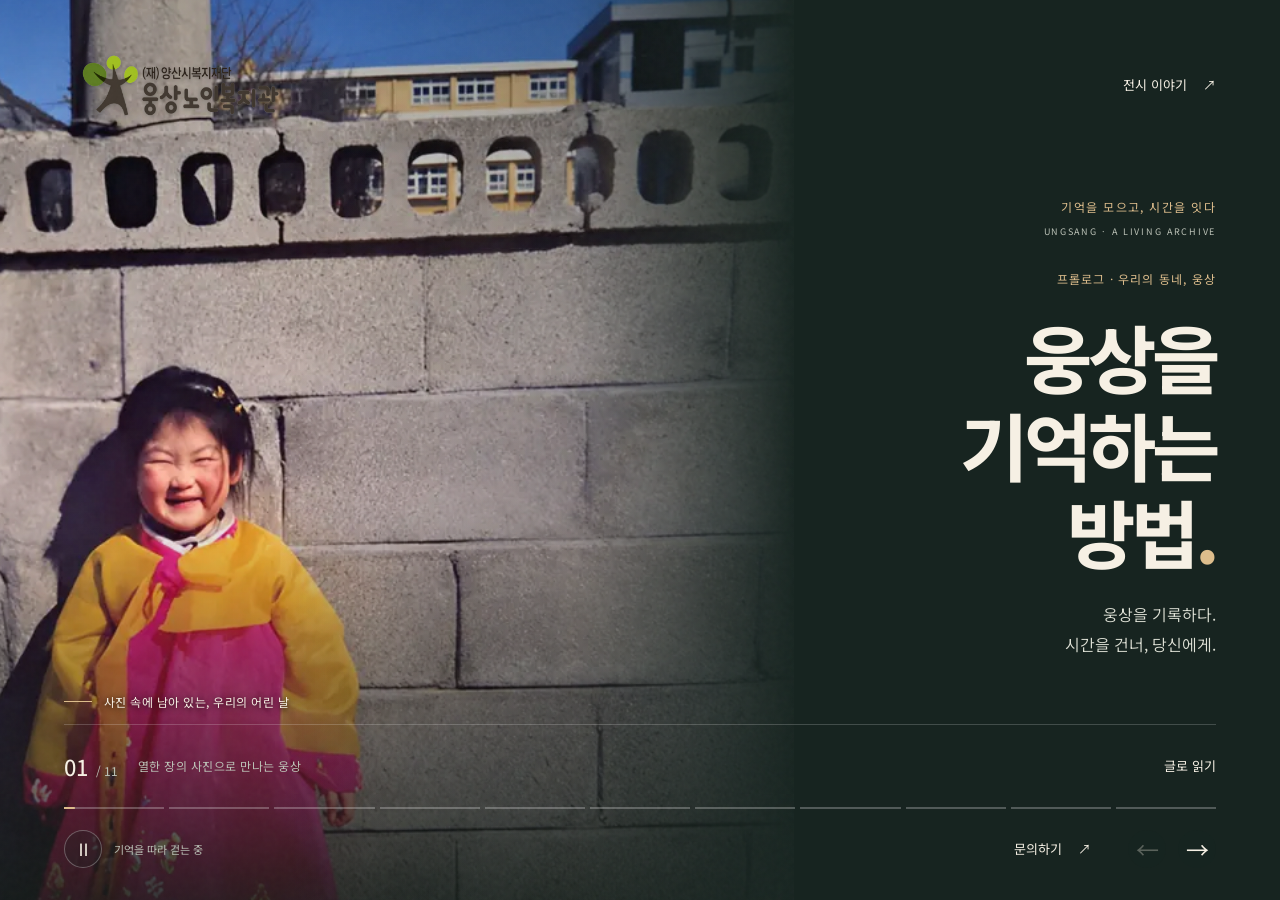
<file: site/index.html>
<!doctype html>
<html lang="ko">
<head>
<meta charset="utf-8"><meta name="viewport" content="width=device-width, initial-scale=1, viewport-fit=cover">
<meta name="theme-color" content="#172420"><meta name="description" content="오래된 사진 한 장이 우리 동네의 역사가 됩니다. 웅상노인복지관 선배시민들과 함께 걷는 웅상의 기억.">
<title>웅상을 기억하는 방법 · 웅상 아카이빙</title>
<link rel="icon" type="image/svg+xml" href="./assets/favicon.svg">
<link rel="preload" href="./assets/fonts/sans.woff?v=honorific-1" as="font" type="font/woff" crossorigin>
<link rel="stylesheet" href="./style.css?v=20261008-logo-soft"><script src="./app.js?v=20261008-mobile-position" defer></script>
</head>
<body>
<main class="exhibit" id="exhibit" data-image="1" aria-label="웅상의 기억, 열한 장의 사진 이야기">
  <div class="photo-stage" aria-hidden="true">
    <img class="photograph active drifting" data-image="1" id="photo-a" src="./assets/photos/01-640.webp" fetchpriority="high" alt="">
    <img class="photograph" id="photo-b" alt=""><div class="photo-shade"></div><div class="grain"></div>
  </div>
  <header class="masthead">
    <a class="identity foundation-brand" href="./" aria-label="웅상노인복지관 · 웅상 아카이빙 처음으로"><img class="foundation-logo" src="./assets/brand/welfare-logo.webp" width="720" height="244" alt="(재)양산시복지재단 웅상노인복지관"></a>
    <a class="text-button" href="./archive/">전시 이야기 <span aria-hidden="true">↗</span></a>
  </header>
  <div class="desktop-note" aria-hidden="true">기억을 모으고, 시간을 잇다<span>UNGSANG · A LIVING ARCHIVE</span></div>
  <section class="narrative" id="narrative" aria-label="현재 이야기">
    <p class="eyebrow" id="eyebrow">프롤로그 · 우리의 동네, 웅상</p>
    <div id="scene-copy" class="scene-copy intro"><h1><span>웅상을</span><span>기억하는</span><span>방법<span class="title-dot">.</span></span></h1><p class="scene-body">웅상을 기록하다.<br>시간을 건너, 당신에게.</p></div>
    <button class="contribute" id="final-cta" data-dialog="participate" hidden>웅상노인복지관 문의하기 <span aria-hidden="true">↗</span></button>
  </section>
  <aside class="photo-caption"><span class="caption-line"></span><span id="photo-caption">사진 속에 남아 있는, 우리의 어린 날</span></aside>
  <footer class="player">
    <div class="player-heading"><span class="scene-counter"><strong id="scene-number">01</strong><span>/ 11</span></span><span class="player-note" id="player-note">열한 장의 사진으로 만나는 웅상</span><button class="text-button read-button" data-dialog="about">글로 읽기</button></div>
    <nav class="timeline" id="timeline" aria-label="장면 선택"></nav>
    <div class="player-controls"><button class="round-button" id="play" aria-label="일시정지"><span id="play-icon">Ⅱ</span></button><span class="play-label" id="play-label">기억을 따라 걷는 중</span><button class="text-button skip" data-dialog="participate">문의하기 <span aria-hidden="true">↗</span></button><button class="round-button arrow" id="previous" aria-label="이전 장면">←</button><button class="round-button arrow" id="next" aria-label="다음 장면">→</button></div>
  </footer>
  <p class="load-message" id="load-message" role="status" hidden></p>
</main>
<dialog id="about" class="sheet"><button class="close" aria-label="닫기">×</button><div class="sheet-content"><p class="eyebrow">웅상을 기록하다 · 웅상 아카이빙</p><h2>오래된 사진 한 장이<br>우리 동네의 역사가 됩니다.</h2><p class="lead">빛바랜 앨범 속에 잠들어 있던 웅상의 옛 모습을<br>선배시민들이 이웃의 사진을 모아 다시 꺼내어봅니다.</p><div class="essay"><p>이 전시는 웅상노인복지관 선배시민 아카이빙 크리에이터들이 지인과 이웃의 옛 사진을 모으고, 사진 속 이야기를 엮어 완성한 ‘과거와 현재의 기록’입니다. 그 시절 그 자리를 다시 찾아 담은 오늘의 풍경과 함께, 이웃의 기억을 마을의 기록으로 이어갑니다.</p><p>논 밭이 아파트가 되고, 초가집이 주택이 되기까지 웅상은 조용하고 천천히 그러나 끊임없이 변해왔습니다.</p><p>선배시민들이 모으고 엮은 사진과 이야기를 따라 웅상의 어제와 오늘을 함께 걸어보시기 바랍니다.</p></div><blockquote>우리가 오늘 걷는 이 길 위에도,<br>누군가의 어린 시절과 젊은 날이 남아있습니다.<br><br>당신의 기억도 들려주세요.<br>그 이야기가 다음 웅상의 역사가 됩니다.</blockquote><div class="credits"><p>사진 수집 · 이야기 구성</p><strong>웅상노인복지관 선배시민 아카이빙 크리에이터</strong><p>고재임 님 · 곽영숙 님 · 배손옥 님 · 어미애 님 · 유현숙 님 · 조옥향 님</p><span>웅상노인복지관</span></div></div></dialog>
<dialog id="participate" class="sheet"><button class="close" aria-label="닫기">×</button><div class="sheet-content"><p class="eyebrow">다음 이야기는, 당신의 기억</p><h2>앨범 속 웅상을<br>함께 꺼내어 주세요.</h2><p class="lead">가족과 함께한 날, 익숙했던 골목,<br>지금은 달라진 우리 동네의 모습.<br>당신의 사진 한 장에서 이야기가 이어집니다.</p><div class="contact-card"><p class="eyebrow">이야기를 나누고 싶으신가요?</p><h3>웅상노인복지관</h3><a class="contact-link" href="tel:0559129423"><span>전화 문의</span><strong>055-912-9423 ↗</strong></a><a class="contact-link" href="mailto:westside4855@yscwf.or.kr"><span>이메일 문의</span><strong>westside4855@yscwf.or.kr ↗</strong></a></div></div></dialog>
<noscript><div class="no-script">사진 이야기는 JavaScript를 켜면 재생됩니다. 오래된 사진 한 장이 우리 동네의 역사가 됩니다. 웅상노인복지관 선배시민 아카이빙 크리에이터.</div></noscript>
</body></html>
</file>
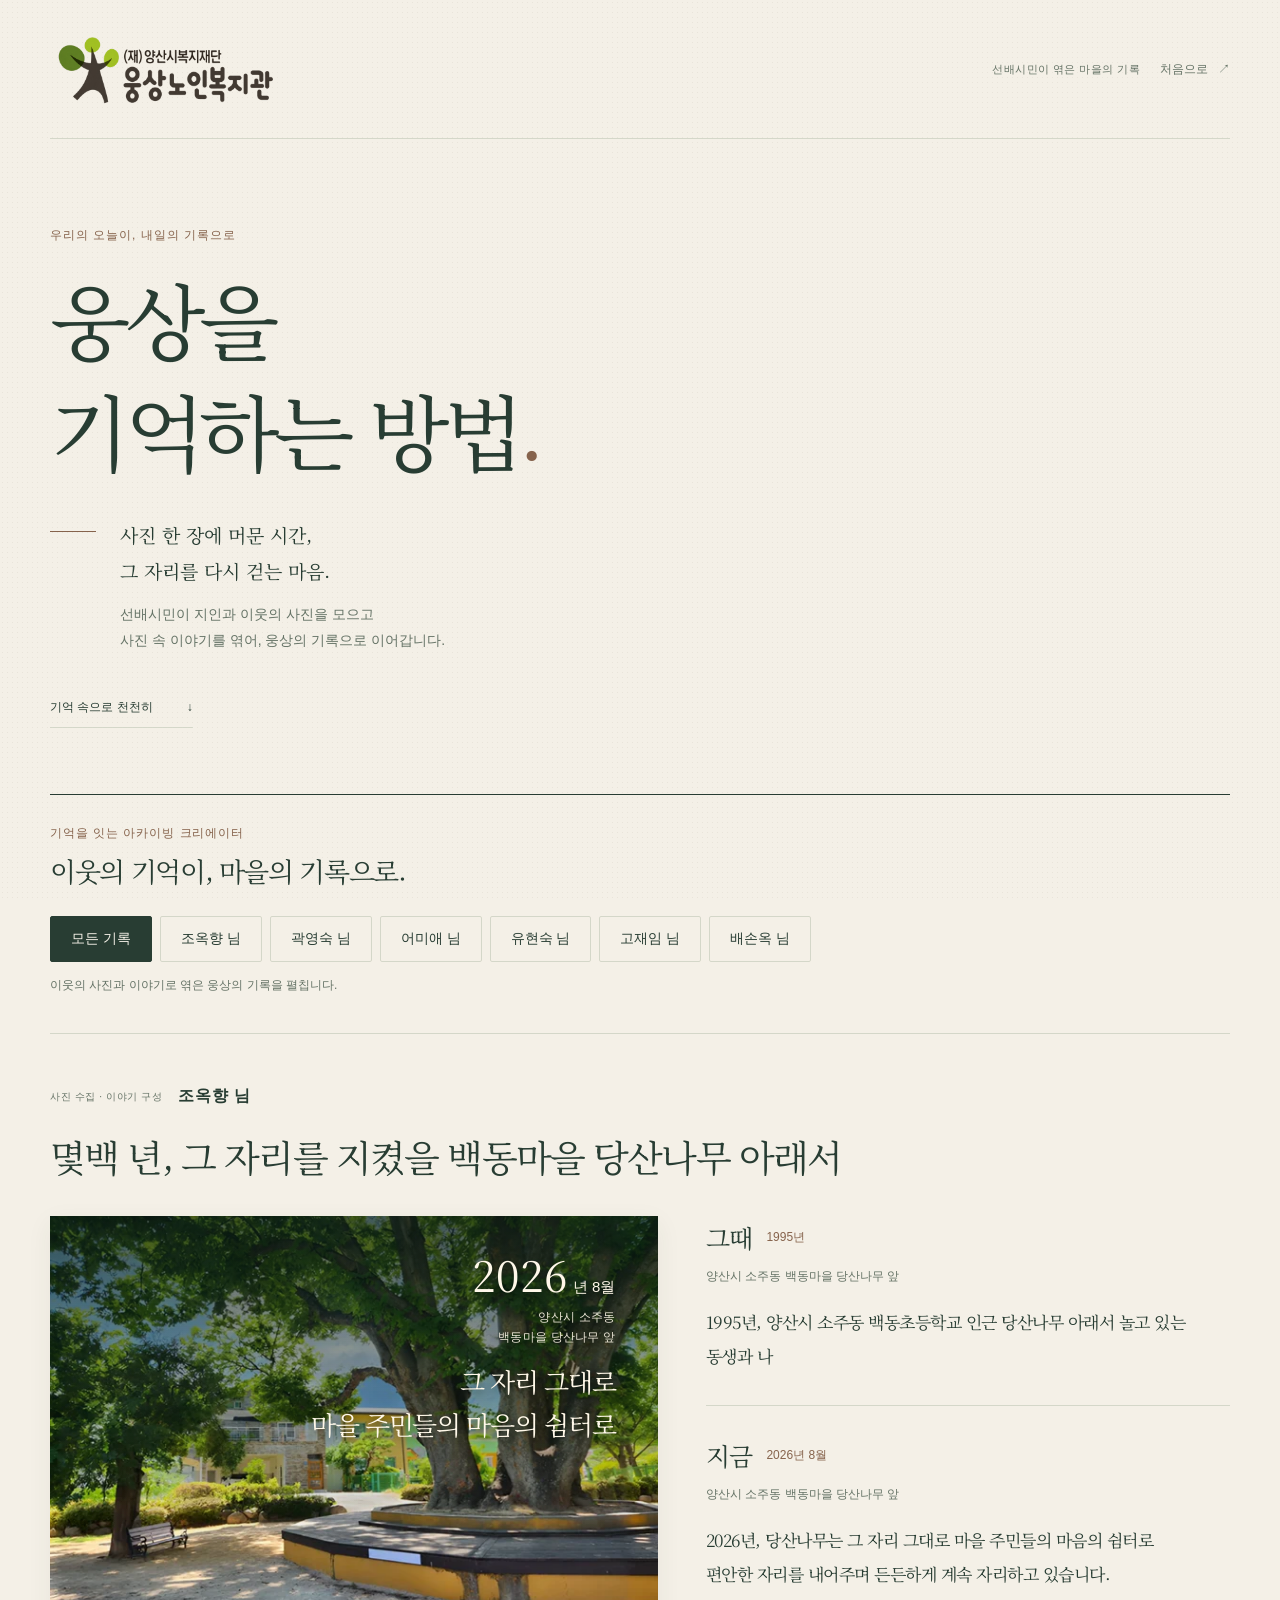
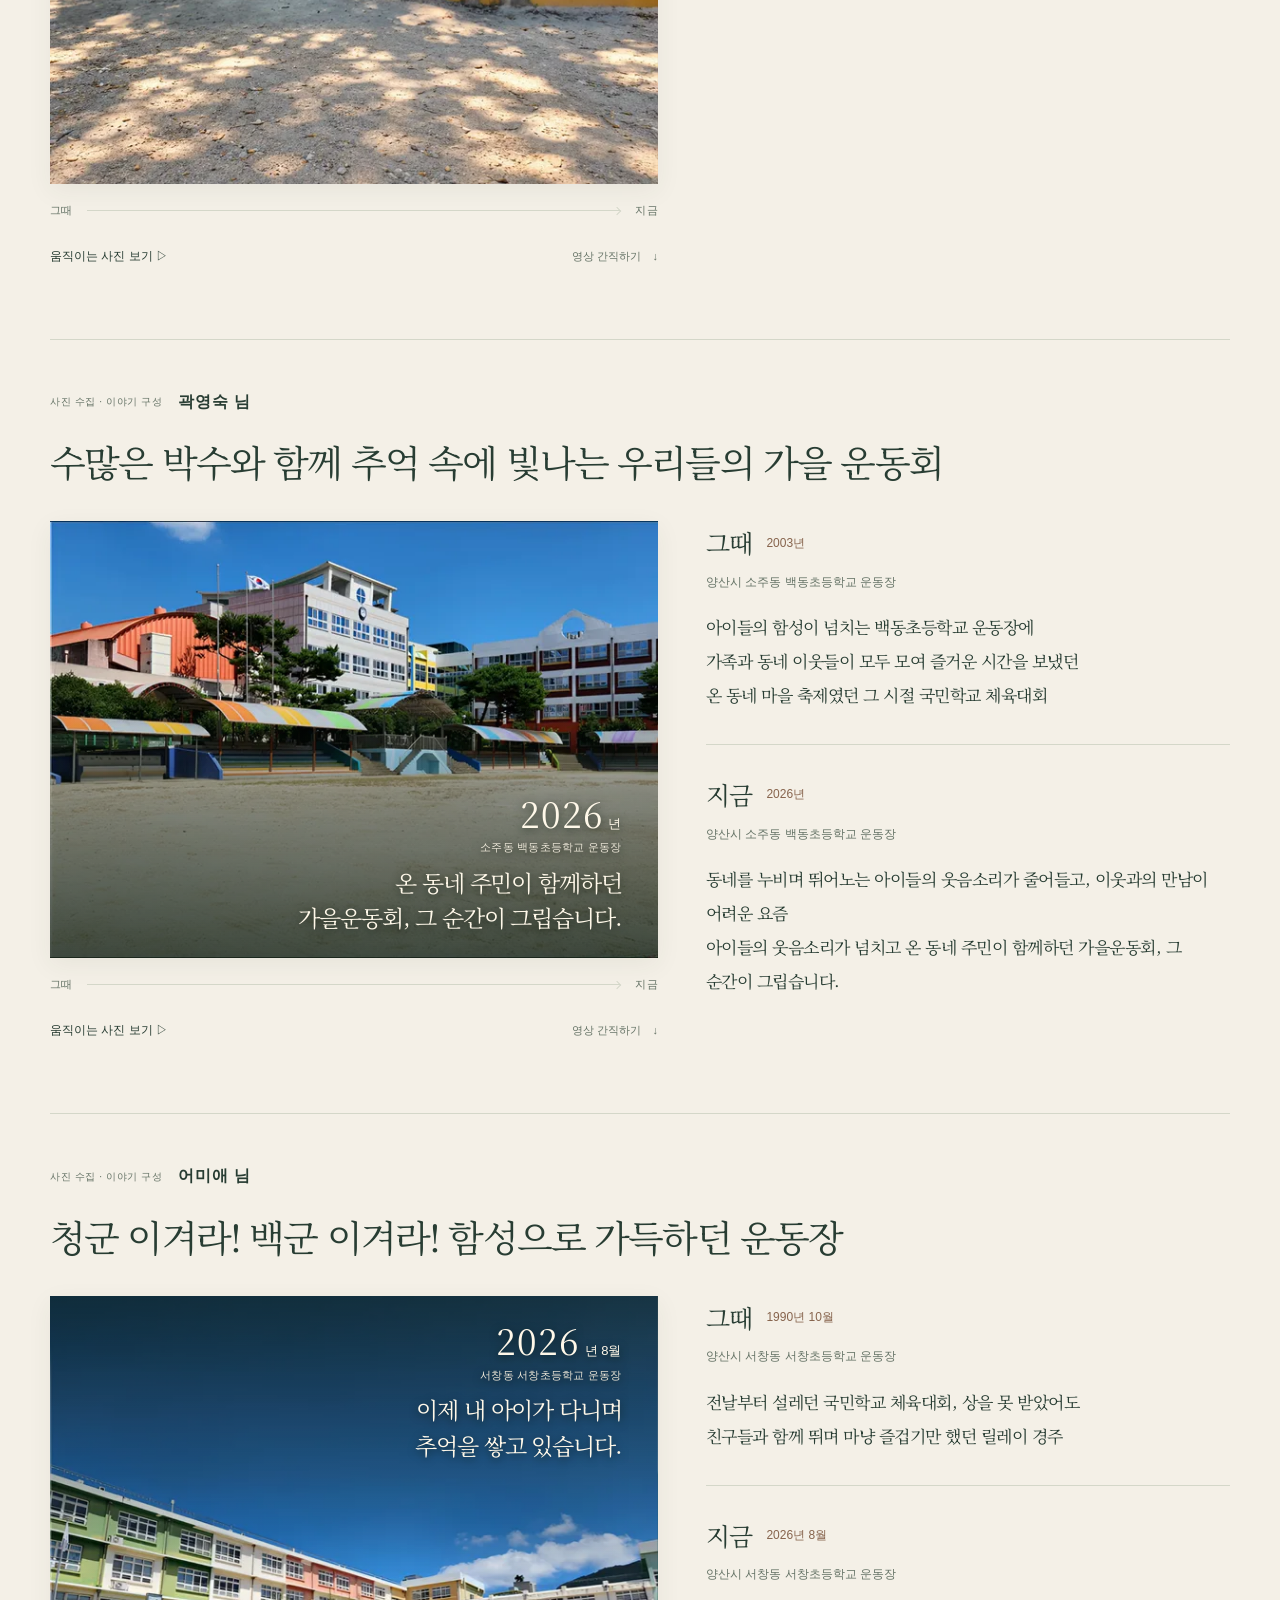
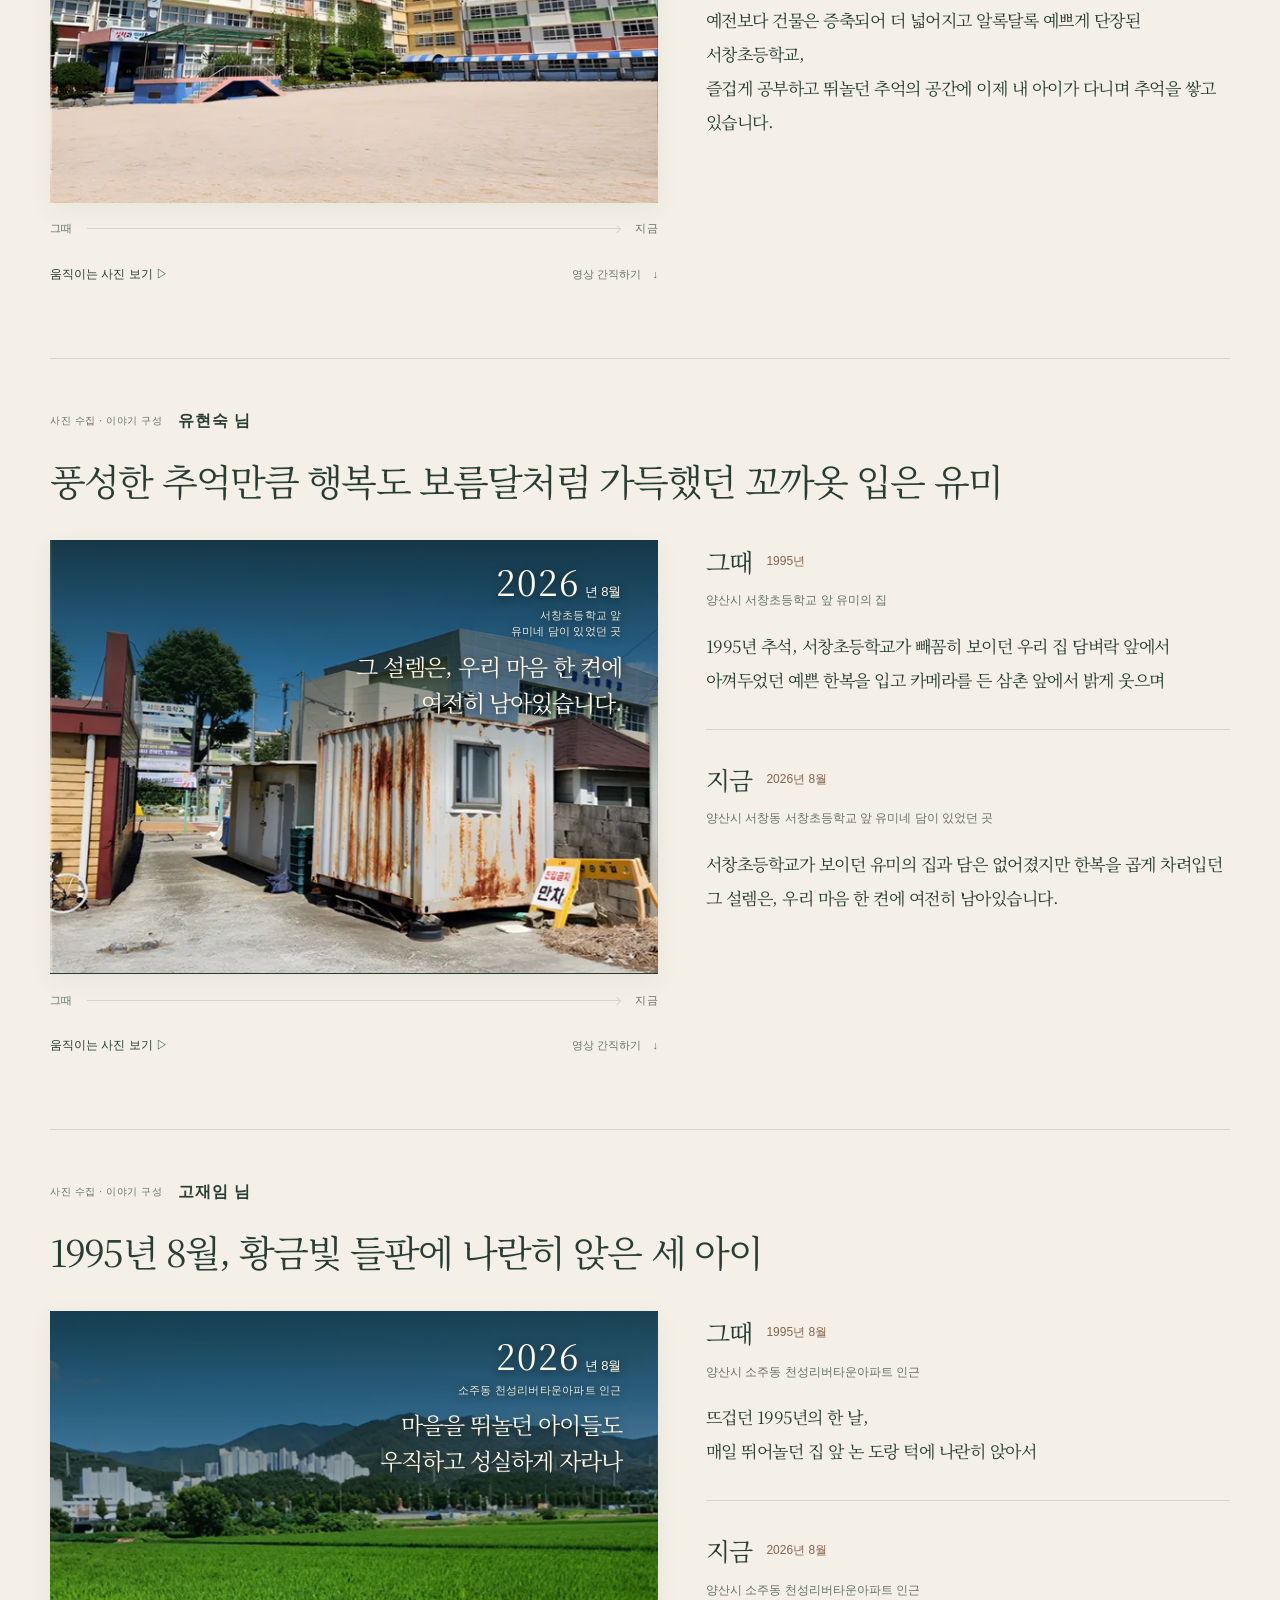
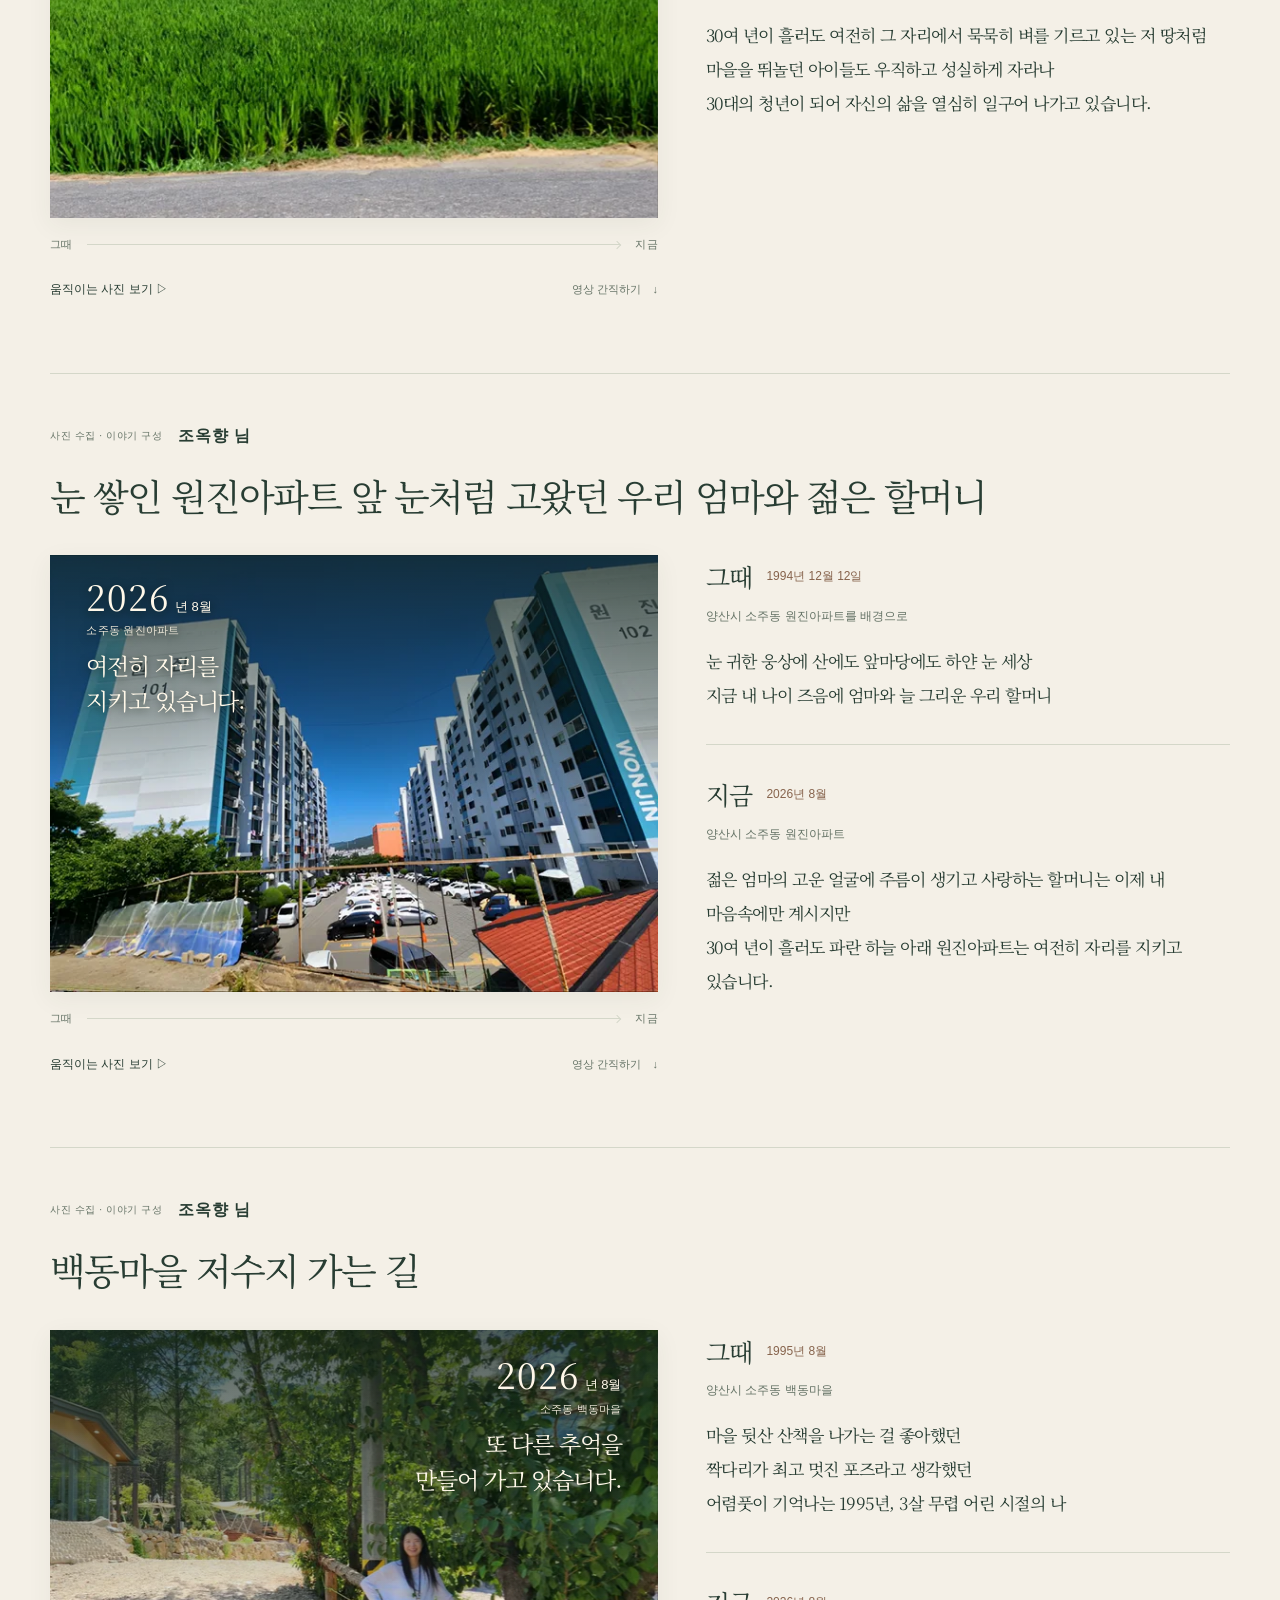
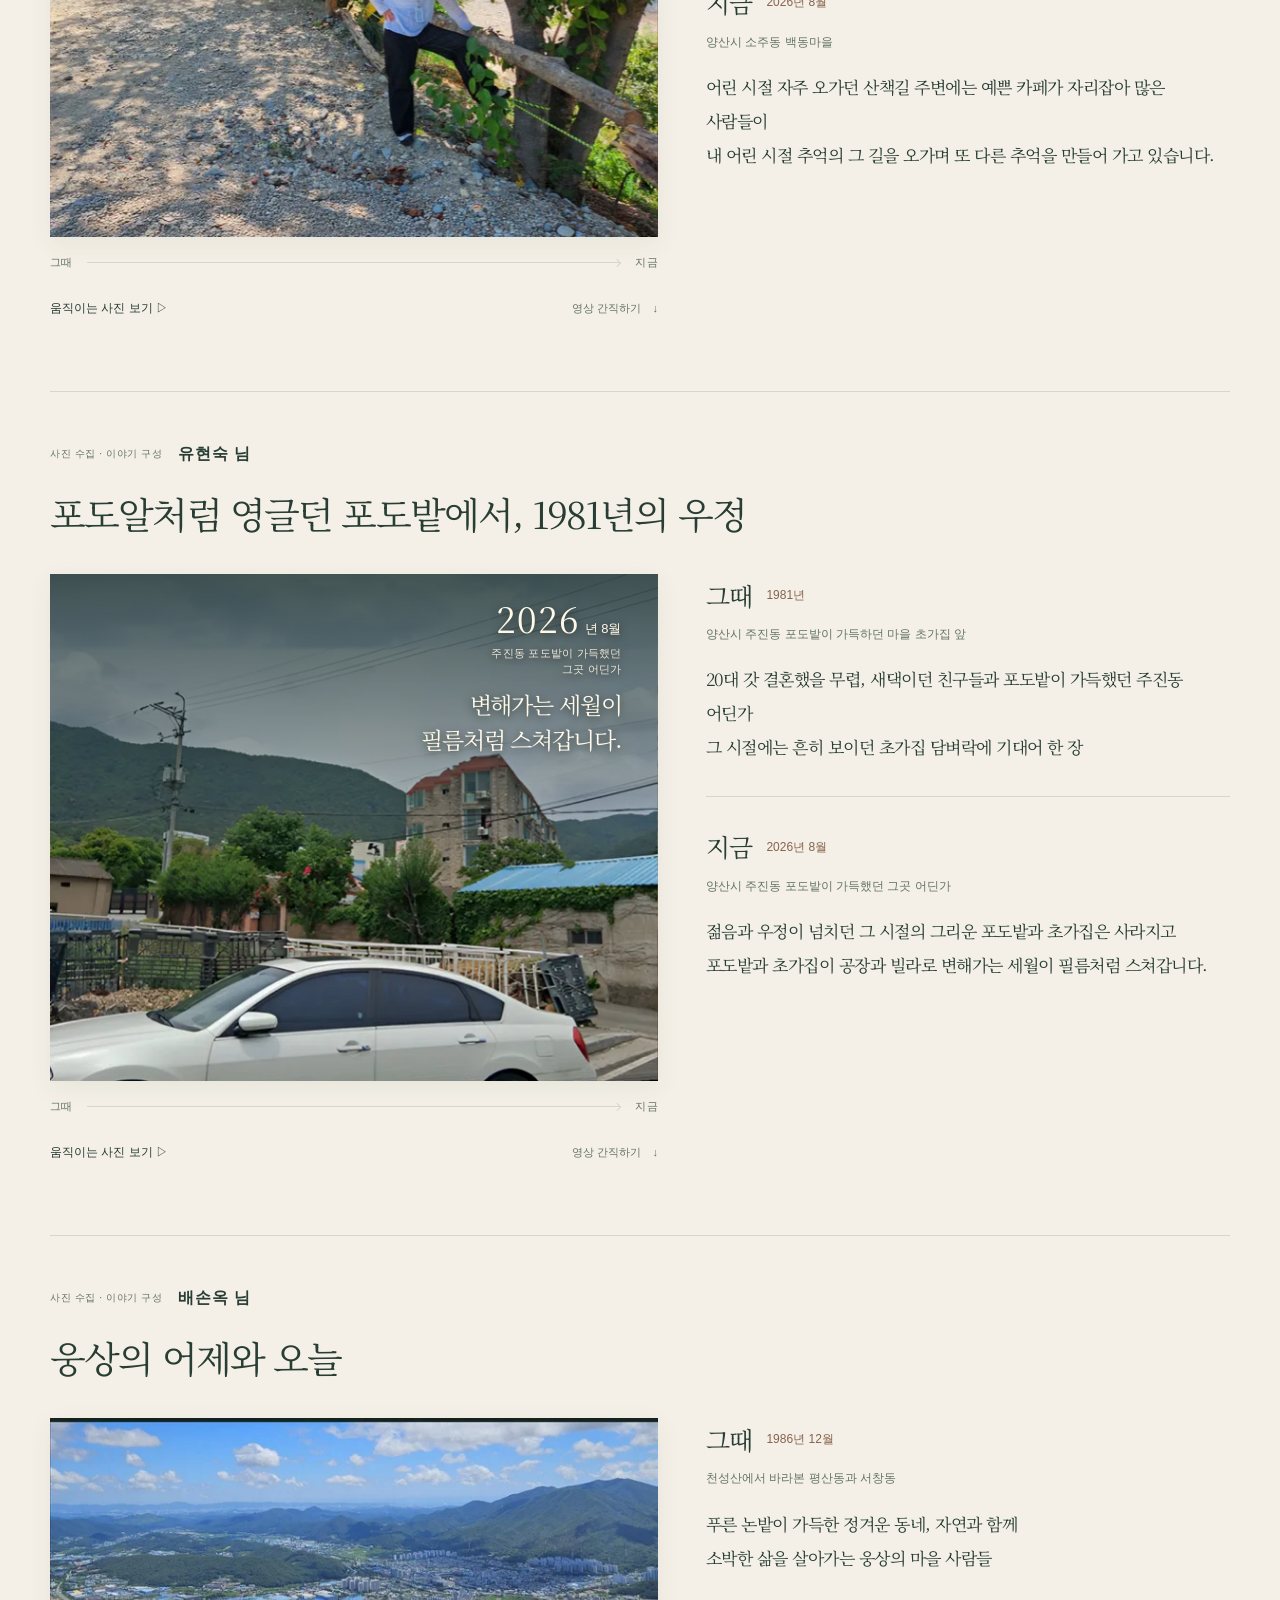
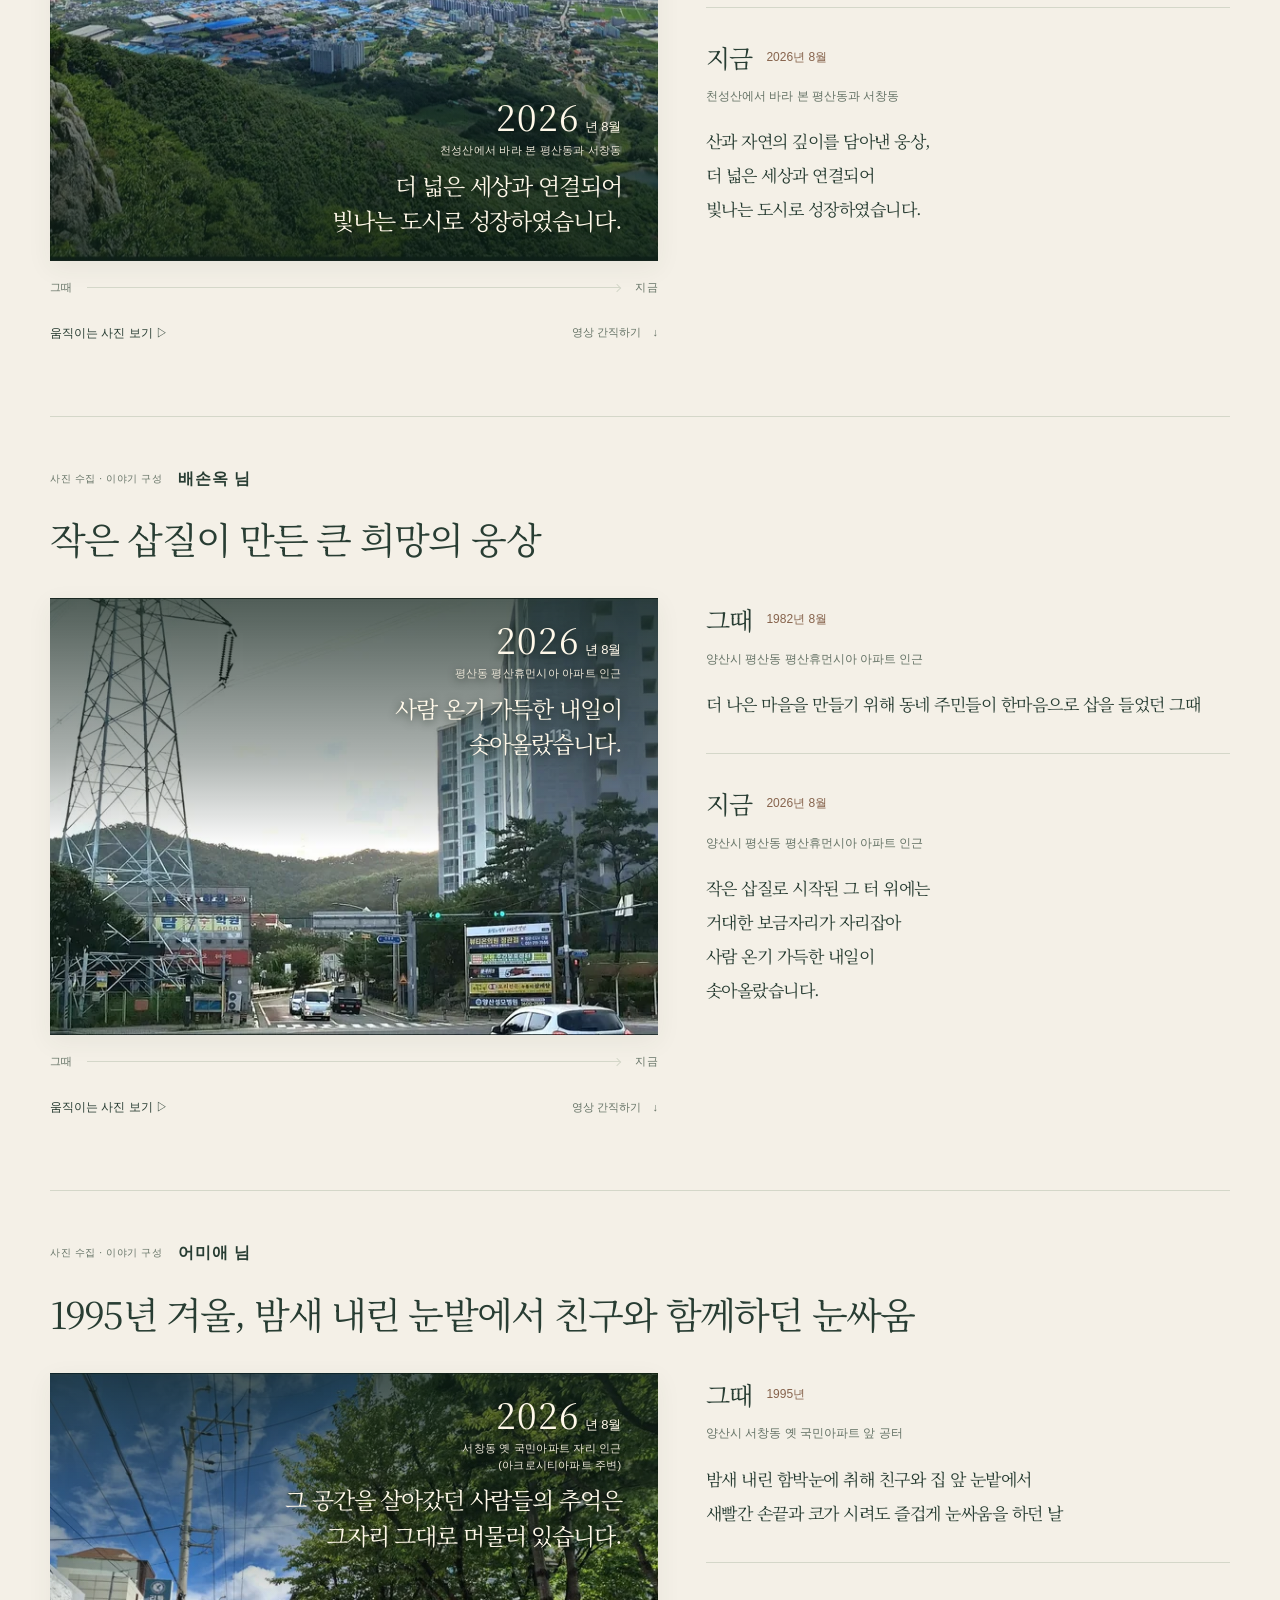
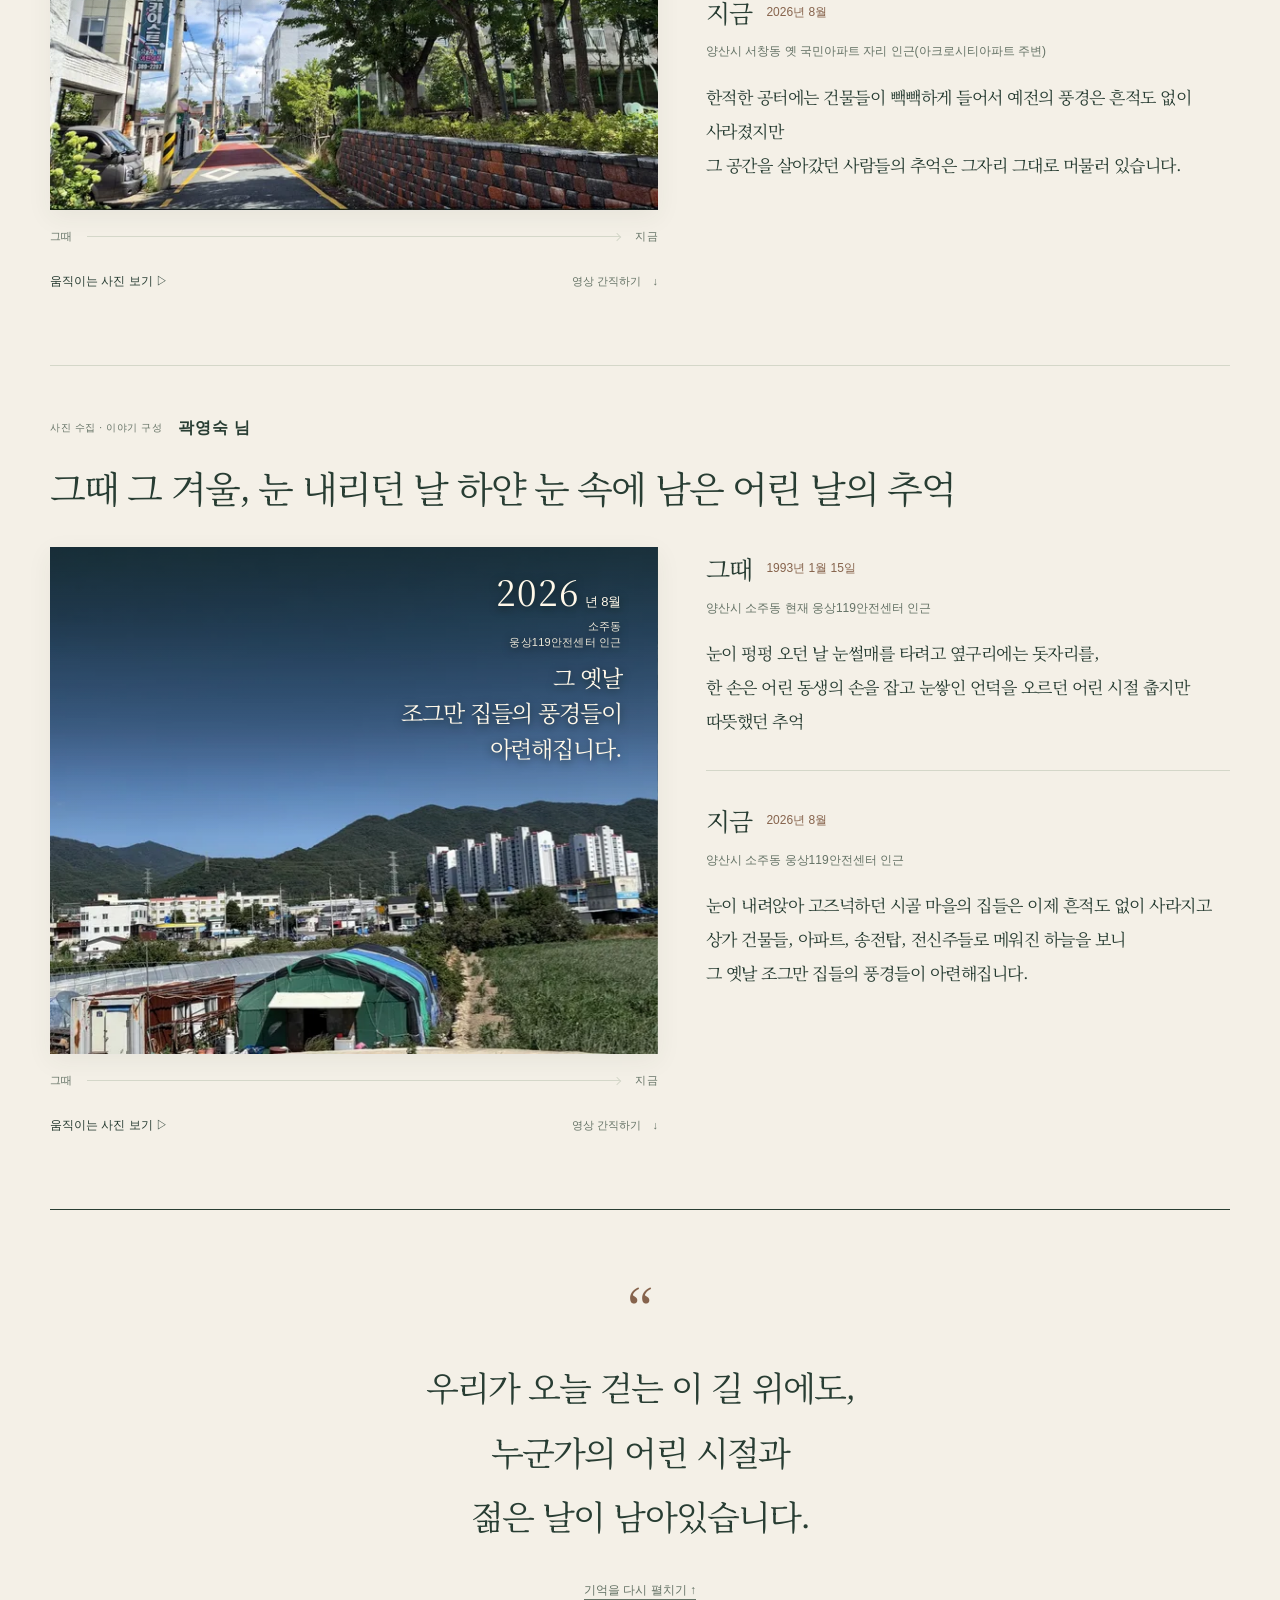
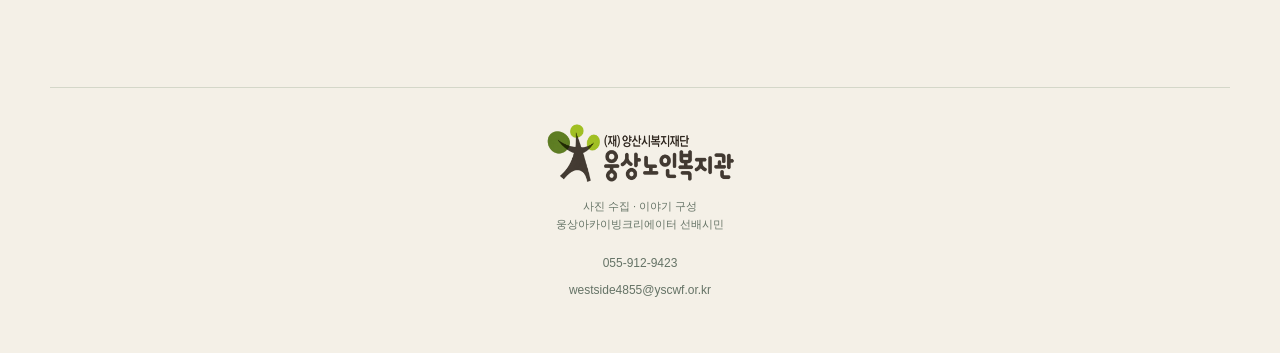
<file: site/archive/index.html>
<!doctype html>
<html lang="ko">
<head>
  <meta charset="utf-8">
  <meta name="viewport" content="width=device-width,initial-scale=1,viewport-fit=cover">
  <meta name="theme-color" content="#f4f0e7">
  <meta name="description" content="선배시민이 지인과 이웃의 사진을 모아 엮은 웅상의 어제와 오늘. 이웃의 기억이 마을의 기록으로 이어집니다.">
  <title>웅상을 기억하는 방법 · 선배시민이 엮은 마을의 기록</title>
  <link rel="preload" href="archive-serif-169c256f0da9.woff2" as="font" type="font/woff2" crossorigin>
  <link rel="stylesheet" href="archive.css?v=community-20261008-1-169c256f0da9">
  <link rel="stylesheet" href="motion-sample.css?v=motion-all-1">
  <script src="archive.js?v=community-20261008-1" defer></script>
  <script src="motion-sample.js?v=community-20261008-1" defer></script>
</head>
<body>
  <a class="skip-link" href="#collection">기록으로 바로 가기</a>
  <header class="masthead"><a href="../" class="identity" aria-label="웅상노인복지관 · 웅상 아카이빙 처음 화면"><img class="foundation-logo" src="welfare-logo.webp" width="720" height="244" alt="(재)양산시복지재단 웅상노인복지관"></a><span>선배시민이 엮은 마을의 기록</span><a class="home-link" href="../">처음으로 <span aria-hidden="true">↗</span></a></header>
  <main id="top">
    <section class="prologue" aria-labelledby="exhibition-title">
      <p class="eyebrow">우리의 오늘이, 내일의 기록으로</p>
      <h1 id="exhibition-title">웅상을<br>기억하는 방법<span class="period">.</span></h1>
      <div class="introduction"><span class="rule" aria-hidden="true"></span><p>사진 한 장에 머문 시간,<br>그 자리를 다시 걷는 마음.<br><span>선배시민이 지인과 이웃의 사진을 모으고<br>사진 속 이야기를 엮어, 웅상의 기록으로 이어갑니다.</span></p></div>
      <a class="enter" href="#collection">기억 속으로 천천히 <span aria-hidden="true">↓</span></a>
    </section>
    <section id="collection" class="collection" aria-label="크리에이터가 모으고 엮은 마을의 기록">
      <div class="collection-heading"><div><p class="eyebrow">기억을 잇는 아카이빙 크리에이터</p><h2>이웃의 기억이, 마을의 기록으로.</h2></div></div>
      <nav class="creator-nav" aria-label="크리에이터별 작품"><button type="button" class="selected" data-creator="all" aria-pressed="true">모든 기록</button><button type="button" data-creator="조옥향" aria-pressed="false">조옥향 님</button><button type="button" data-creator="곽영숙" aria-pressed="false">곽영숙 님</button><button type="button" data-creator="어미애" aria-pressed="false">어미애 님</button><button type="button" data-creator="유현숙" aria-pressed="false">유현숙 님</button><button type="button" data-creator="고재임" aria-pressed="false">고재임 님</button><button type="button" data-creator="배손옥" aria-pressed="false">배손옥 님</button></nav>
      <p id="selection-status" class="selection-status" role="status">이웃의 사진과 이야기로 엮은 웅상의 기록을 펼칩니다.</p>
      <div class="works"><article class="archive-work" id="page01" data-creator="조옥향" aria-labelledby="title01">
          <header class="work-heading"><p class="creator"><span>사진 수집 · 이야기 구성</span><strong>조옥향 님</strong></p>
            <h2 id="title01">몇백 년, 그 자리를 지켰을 백동마을 당산나무 아래서</h2></header>
          <div class="work-body"><figure class="motion-figure">
      <div class="motion-photo top-right" style="--photo-aspect:1070/1000" role="img" aria-label="조옥향 님이 엮은 웅상의 기록. 1995년의 사진과 2026년 8월의 사진, 그리고 이야기가 천천히 교차합니다.">
        <img class="motion-past" src="motion01-start-640.webp" srcset="motion01-start-640.webp 640w, motion01-start.webp 1070w" sizes="(max-width:680px) calc(100vw - 40px), (max-width:1200px) 50vw, 608px" width="1070" height="1000" alt="" loading="lazy" decoding="async">
        <img class="motion-present" data-src="motion01-end-640.webp" data-srcset="motion01-end-640.webp 640w, motion01-end.webp 1070w" sizes="(max-width:680px) calc(100vw - 40px), (max-width:1200px) 50vw, 608px" width="1070" height="1000" alt="" decoding="async">
        <div class="motion-shade" aria-hidden="true"></div><div class="motion-caption caption-past" aria-hidden="true"><p class="motion-year">1995<span>년</span></p><p class="motion-place">양산시 소주동<br>백동마을 당산나무 앞</p><p class="motion-quote">당산나무 아래서<br>놀고 있는 동생과 나</p></div><div class="motion-caption caption-present" aria-hidden="true"><p class="motion-year">2026<span>년 8월</span></p><p class="motion-place">양산시 소주동<br>백동마을 당산나무 앞</p><p class="motion-quote">그 자리 그대로<br>마을 주민들의 마음의 쉼터로</p></div>
      </div>
      <figcaption><span>그때</span><span class="time-thread" aria-hidden="true"></span><span>지금</span></figcaption>
      <div class="film-actions"><button type="button" class="motion-toggle" disabled>사진 불러오는 중</button><a href="archive_page01_5s.mp4" download>영상 간직하기 <span aria-hidden="true">↓</span></a></div>
      <noscript><p class="place">사진 속 이야기는 ‘그때’와 ‘지금’에서 읽을 수 있습니다.</p></noscript>
    </figure><div class="memories"><section class="moment before" aria-label="그때의 사진 이야기">
              <div class="moment-heading"><span>그때</span><time>1995년</time></div>
              <p class="place">양산시 소주동 백동마을 당산나무 앞</p>
              <p class="story">1995년, 양산시 소주동 백동초등학교 인근 당산나무 아래서 놀고 있는 동생과 나</p>
            </section><section class="moment after" aria-label="지금의 사진 이야기">
              <div class="moment-heading"><span>지금</span><time>2026년 8월</time></div>
              <p class="place">양산시 소주동 백동마을 당산나무 앞</p>
              <p class="story">2026년, 당산나무는 그 자리 그대로 마을 주민들의 마음의 쉼터로
편안한 자리를 내어주며 든든하게 계속 자리하고 있습니다.</p>
            </section></div></div>
        </article>
<article class="archive-work" id="page02" data-creator="곽영숙" aria-labelledby="title02">
          <header class="work-heading"><p class="creator"><span>사진 수집 · 이야기 구성</span><strong>곽영숙 님</strong></p>
            <h2 id="title02">수많은 박수와 함께 추억 속에 빛나는 우리들의 가을 운동회</h2></header>
          <div class="work-body"><figure class="motion-figure">
      <div class="motion-photo bottom-right compact" style="--photo-aspect:1152/828" role="img" aria-label="곽영숙 님이 엮은 웅상의 기록. 2003년의 사진과 2026년의 사진, 그리고 이야기가 천천히 교차합니다.">
        <img class="motion-past" src="motion02-start-640.webp" srcset="motion02-start-640.webp 640w, motion02-start.webp 1152w" sizes="(max-width:680px) calc(100vw - 40px), (max-width:1200px) 50vw, 608px" width="1152" height="828" alt="" loading="lazy" decoding="async">
        <img class="motion-present" data-src="motion02-end-640.webp" data-srcset="motion02-end-640.webp 640w, motion02-end.webp 1152w" sizes="(max-width:680px) calc(100vw - 40px), (max-width:1200px) 50vw, 608px" width="1152" height="828" alt="" decoding="async">
        <div class="motion-shade" aria-hidden="true"></div><div class="motion-caption caption-past" aria-hidden="true"><p class="motion-year">2003<span>년</span></p><p class="motion-place">소주동 백동초등학교 운동장</p><p class="motion-quote">가족과 동네 이웃들이<br>모두 모여 즐거운 시간을 보냈던</p></div><div class="motion-caption caption-present" aria-hidden="true"><p class="motion-year">2026<span>년</span></p><p class="motion-place">소주동 백동초등학교 운동장</p><p class="motion-quote">온 동네 주민이 함께하던<br>가을운동회, 그 순간이 그립습니다.</p></div>
      </div>
      <figcaption><span>그때</span><span class="time-thread" aria-hidden="true"></span><span>지금</span></figcaption>
      <div class="film-actions"><button type="button" class="motion-toggle" disabled>사진 불러오는 중</button><a href="archive_page02_5s.mp4" download>영상 간직하기 <span aria-hidden="true">↓</span></a></div>
      <noscript><p class="place">사진 속 이야기는 ‘그때’와 ‘지금’에서 읽을 수 있습니다.</p></noscript>
    </figure><div class="memories"><section class="moment before" aria-label="그때의 사진 이야기">
              <div class="moment-heading"><span>그때</span><time>2003년</time></div>
              <p class="place">양산시 소주동 백동초등학교 운동장</p>
              <p class="story">아이들의 함성이 넘치는 백동초등학교 운동장에
가족과 동네 이웃들이 모두 모여 즐거운 시간을 보냈던
온 동네 마을 축제였던 그 시절 국민학교 체육대회</p>
            </section><section class="moment after" aria-label="지금의 사진 이야기">
              <div class="moment-heading"><span>지금</span><time>2026년</time></div>
              <p class="place">양산시 소주동 백동초등학교 운동장</p>
              <p class="story">동네를 누비며 뛰어노는 아이들의 웃음소리가 줄어들고, 이웃과의 만남이 어려운 요즘
아이들의 웃음소리가 넘치고 온 동네 주민이 함께하던 가을운동회, 그 순간이 그립습니다.</p>
            </section></div></div>
        </article>
<article class="archive-work" id="page03" data-creator="어미애" aria-labelledby="title03">
          <header class="work-heading"><p class="creator"><span>사진 수집 · 이야기 구성</span><strong>어미애 님</strong></p>
            <h2 id="title03">청군 이겨라! 백군 이겨라! 함성으로 가득하던 운동장</h2></header>
          <div class="work-body"><figure class="motion-figure">
      <div class="motion-photo top-right compact" style="--photo-aspect:1152/960" role="img" aria-label="어미애 님이 엮은 웅상의 기록. 1990년 10월의 사진과 2026년 8월의 사진, 그리고 이야기가 천천히 교차합니다.">
        <img class="motion-past" src="motion03-start-640.webp" srcset="motion03-start-640.webp 640w, motion03-start.webp 1152w" sizes="(max-width:680px) calc(100vw - 40px), (max-width:1200px) 50vw, 608px" width="1152" height="960" alt="" loading="lazy" decoding="async">
        <img class="motion-present" data-src="motion03-end-640.webp" data-srcset="motion03-end-640.webp 640w, motion03-end.webp 1152w" sizes="(max-width:680px) calc(100vw - 40px), (max-width:1200px) 50vw, 608px" width="1152" height="960" alt="" decoding="async">
        <div class="motion-shade" aria-hidden="true"></div><div class="motion-caption caption-past" aria-hidden="true"><p class="motion-year">1990<span>년 10월</span></p><p class="motion-place">서창동 서창초등학교 운동장</p><p class="motion-quote">친구들과 함께 뛰며<br>마냥 즐겁기만 했던 릴레이 경주</p></div><div class="motion-caption caption-present" aria-hidden="true"><p class="motion-year">2026<span>년 8월</span></p><p class="motion-place">서창동 서창초등학교 운동장</p><p class="motion-quote">이제 내 아이가 다니며<br>추억을 쌓고 있습니다.</p></div>
      </div>
      <figcaption><span>그때</span><span class="time-thread" aria-hidden="true"></span><span>지금</span></figcaption>
      <div class="film-actions"><button type="button" class="motion-toggle" disabled>사진 불러오는 중</button><a href="archive_page03_5s.mp4" download>영상 간직하기 <span aria-hidden="true">↓</span></a></div>
      <noscript><p class="place">사진 속 이야기는 ‘그때’와 ‘지금’에서 읽을 수 있습니다.</p></noscript>
    </figure><div class="memories"><section class="moment before" aria-label="그때의 사진 이야기">
              <div class="moment-heading"><span>그때</span><time>1990년 10월</time></div>
              <p class="place">양산시 서창동 서창초등학교 운동장</p>
              <p class="story">전날부터 설레던 국민학교 체육대회, 상을 못 받았어도
친구들과 함께 뛰며 마냥 즐겁기만 했던 릴레이 경주</p>
            </section><section class="moment after" aria-label="지금의 사진 이야기">
              <div class="moment-heading"><span>지금</span><time>2026년 8월</time></div>
              <p class="place">양산시 서창동 서창초등학교 운동장</p>
              <p class="story">예전보다 건물은 증축되어 더 넓어지고 알록달록 예쁘게 단장된 서창초등학교,
즐겁게 공부하고 뛰놀던 추억의 공간에 이제 내 아이가 다니며 추억을 쌓고 있습니다.</p>
            </section></div></div>
        </article>
<article class="archive-work" id="page04" data-creator="유현숙" aria-labelledby="title04">
          <header class="work-heading"><p class="creator"><span>사진 수집 · 이야기 구성</span><strong>유현숙 님</strong></p>
            <h2 id="title04">풍성한 추억만큼 행복도 보름달처럼 가득했던 꼬까옷 입은 유미</h2></header>
          <div class="work-body"><figure class="motion-figure">
      <div class="motion-photo top-right compact" style="--photo-aspect:1152/822" role="img" aria-label="유현숙 님이 엮은 웅상의 기록. 1995년의 사진과 2026년 8월의 사진, 그리고 이야기가 천천히 교차합니다.">
        <img class="motion-past" src="motion04-start-640.webp" srcset="motion04-start-640.webp 640w, motion04-start.webp 1152w" sizes="(max-width:680px) calc(100vw - 40px), (max-width:1200px) 50vw, 608px" width="1152" height="822" alt="" loading="lazy" decoding="async">
        <img class="motion-present" data-src="motion04-end-640.webp" data-srcset="motion04-end-640.webp 640w, motion04-end.webp 1152w" sizes="(max-width:680px) calc(100vw - 40px), (max-width:1200px) 50vw, 608px" width="1152" height="822" alt="" decoding="async">
        <div class="motion-shade" aria-hidden="true"></div><div class="motion-caption caption-past" aria-hidden="true"><p class="motion-year">1995<span>년</span></p><p class="motion-place">서창초등학교 앞 유미의 집</p><p class="motion-quote">카메라를 든 삼촌 앞에서<br>밝게 웃으며</p></div><div class="motion-caption caption-present" aria-hidden="true"><p class="motion-year">2026<span>년 8월</span></p><p class="motion-place">서창초등학교 앞<br>유미네 담이 있었던 곳</p><p class="motion-quote">그 설렘은, 우리 마음 한 켠에<br>여전히 남아있습니다.</p></div>
      </div>
      <figcaption><span>그때</span><span class="time-thread" aria-hidden="true"></span><span>지금</span></figcaption>
      <div class="film-actions"><button type="button" class="motion-toggle" disabled>사진 불러오는 중</button><a href="archive_page04_5s.mp4" download>영상 간직하기 <span aria-hidden="true">↓</span></a></div>
      <noscript><p class="place">사진 속 이야기는 ‘그때’와 ‘지금’에서 읽을 수 있습니다.</p></noscript>
    </figure><div class="memories"><section class="moment before" aria-label="그때의 사진 이야기">
              <div class="moment-heading"><span>그때</span><time>1995년</time></div>
              <p class="place">양산시 서창초등학교 앞 유미의 집</p>
              <p class="story">1995년 추석, 서창초등학교가 빼꼼히 보이던 우리 집 담벼락 앞에서
아껴두었던 예쁜 한복을 입고 카메라를 든 삼촌 앞에서 밝게 웃으며</p>
            </section><section class="moment after" aria-label="지금의 사진 이야기">
              <div class="moment-heading"><span>지금</span><time>2026년 8월</time></div>
              <p class="place">양산시 서창동 서창초등학교 앞 유미네 담이 있었던 곳</p>
              <p class="story">서창초등학교가 보이던 유미의 집과 담은 없어졌지만 한복을 곱게 차려입던
그 설렘은, 우리 마음 한 켠에 여전히 남아있습니다.</p>
            </section></div></div>
        </article>
<article class="archive-work" id="page05" data-creator="고재임" aria-labelledby="title05">
          <header class="work-heading"><p class="creator"><span>사진 수집 · 이야기 구성</span><strong>고재임 님</strong></p>
            <h2 id="title05">1995년 8월, 황금빛 들판에 나란히 앉은 세 아이</h2></header>
          <div class="work-body"><figure class="motion-figure">
      <div class="motion-photo top-right compact" style="--photo-aspect:1152/960" role="img" aria-label="고재임 님이 엮은 웅상의 기록. 1995년 8월의 사진과 2026년 8월의 사진, 그리고 이야기가 천천히 교차합니다.">
        <img class="motion-past" src="motion05-start-640.webp" srcset="motion05-start-640.webp 640w, motion05-start.webp 1152w" sizes="(max-width:680px) calc(100vw - 40px), (max-width:1200px) 50vw, 608px" width="1152" height="960" alt="" loading="lazy" decoding="async">
        <img class="motion-present" data-src="motion05-end-640.webp" data-srcset="motion05-end-640.webp 640w, motion05-end.webp 1152w" sizes="(max-width:680px) calc(100vw - 40px), (max-width:1200px) 50vw, 608px" width="1152" height="960" alt="" decoding="async">
        <div class="motion-shade" aria-hidden="true"></div><div class="motion-caption caption-past" aria-hidden="true"><p class="motion-year">1995<span>년 8월</span></p><p class="motion-place">소주동 천성리버타운아파트 인근</p><p class="motion-quote">뜨겁던 1995년의 한 날,<br>논 도랑 턱에 나란히 앉아서</p></div><div class="motion-caption caption-present" aria-hidden="true"><p class="motion-year">2026<span>년 8월</span></p><p class="motion-place">소주동 천성리버타운아파트 인근</p><p class="motion-quote">마을을 뛰놀던 아이들도<br>우직하고 성실하게 자라나</p></div>
      </div>
      <figcaption><span>그때</span><span class="time-thread" aria-hidden="true"></span><span>지금</span></figcaption>
      <div class="film-actions"><button type="button" class="motion-toggle" disabled>사진 불러오는 중</button><a href="archive_page05_5s.mp4" download>영상 간직하기 <span aria-hidden="true">↓</span></a></div>
      <noscript><p class="place">사진 속 이야기는 ‘그때’와 ‘지금’에서 읽을 수 있습니다.</p></noscript>
    </figure><div class="memories"><section class="moment before" aria-label="그때의 사진 이야기">
              <div class="moment-heading"><span>그때</span><time>1995년 8월</time></div>
              <p class="place">양산시 소주동 천성리버타운아파트 인근</p>
              <p class="story">뜨겁던 1995년의 한 날,
매일 뛰어놀던 집 앞 논 도랑 턱에 나란히 앉아서</p>
            </section><section class="moment after" aria-label="지금의 사진 이야기">
              <div class="moment-heading"><span>지금</span><time>2026년 8월</time></div>
              <p class="place">양산시 소주동 천성리버타운아파트 인근</p>
              <p class="story">30여 년이 흘러도 여전히 그 자리에서 묵묵히 벼를 기르고 있는 저 땅처럼
마을을 뛰놀던 아이들도 우직하고 성실하게 자라나
30대의 청년이 되어 자신의 삶을 열심히 일구어 나가고 있습니다.</p>
            </section></div></div>
        </article>
<article class="archive-work" id="page06" data-creator="조옥향" aria-labelledby="title06">
          <header class="work-heading"><p class="creator"><span>사진 수집 · 이야기 구성</span><strong>조옥향 님</strong></p>
            <h2 id="title06">눈 쌓인 원진아파트 앞 눈처럼 고왔던 우리 엄마와 젊은 할머니</h2></header>
          <div class="work-body"><figure class="motion-figure">
      <div class="motion-photo top-left compact narrow" style="--photo-aspect:1152/828" role="img" aria-label="조옥향 님이 엮은 웅상의 기록. 1994년 12월 12일의 사진과 2026년 8월의 사진, 그리고 이야기가 천천히 교차합니다.">
        <img class="motion-past" src="motion06-start-640.webp" srcset="motion06-start-640.webp 640w, motion06-start.webp 1152w" sizes="(max-width:680px) calc(100vw - 40px), (max-width:1200px) 50vw, 608px" width="1152" height="828" alt="" loading="lazy" decoding="async">
        <img class="motion-present" data-src="motion06-end-640.webp" data-srcset="motion06-end-640.webp 640w, motion06-end.webp 1152w" sizes="(max-width:680px) calc(100vw - 40px), (max-width:1200px) 50vw, 608px" width="1152" height="828" alt="" decoding="async">
        <div class="motion-shade" aria-hidden="true"></div><div class="motion-caption caption-past" aria-hidden="true"><p class="motion-year">1994<span>년 12월 12일</span></p><p class="motion-place">소주동 원진아파트를 배경으로</p><p class="motion-quote">늘 그리운<br>우리 할머니</p></div><div class="motion-caption caption-present" aria-hidden="true"><p class="motion-year">2026<span>년 8월</span></p><p class="motion-place">소주동 원진아파트</p><p class="motion-quote">여전히 자리를<br>지키고 있습니다.</p></div>
      </div>
      <figcaption><span>그때</span><span class="time-thread" aria-hidden="true"></span><span>지금</span></figcaption>
      <div class="film-actions"><button type="button" class="motion-toggle" disabled>사진 불러오는 중</button><a href="archive_page06_5s.mp4" download>영상 간직하기 <span aria-hidden="true">↓</span></a></div>
      <noscript><p class="place">사진 속 이야기는 ‘그때’와 ‘지금’에서 읽을 수 있습니다.</p></noscript>
    </figure><div class="memories"><section class="moment before" aria-label="그때의 사진 이야기">
              <div class="moment-heading"><span>그때</span><time>1994년 12월 12일</time></div>
              <p class="place">양산시 소주동 원진아파트를 배경으로</p>
              <p class="story">눈 귀한 웅상에 산에도 앞마당에도 하얀 눈 세상
지금 내 나이 즈음에 엄마와 늘 그리운 우리 할머니</p>
            </section><section class="moment after" aria-label="지금의 사진 이야기">
              <div class="moment-heading"><span>지금</span><time>2026년 8월</time></div>
              <p class="place">양산시 소주동 원진아파트</p>
              <p class="story">젊은 엄마의 고운 얼굴에 주름이 생기고 사랑하는 할머니는 이제 내 마음속에만 계시지만
30여 년이 흘러도 파란 하늘 아래 원진아파트는 여전히 자리를 지키고 있습니다.</p>
            </section></div></div>
        </article>
<article class="archive-work" id="page07" data-creator="조옥향" aria-labelledby="title07">
          <header class="work-heading"><p class="creator"><span>사진 수집 · 이야기 구성</span><strong>조옥향 님</strong></p>
            <h2 id="title07">백동마을 저수지 가는 길</h2></header>
          <div class="work-body"><figure class="motion-figure">
      <div class="motion-photo top-right compact" style="--photo-aspect:1152/960" role="img" aria-label="조옥향 님이 엮은 웅상의 기록. 1995년 8월의 사진과 2026년 8월의 사진, 그리고 이야기가 천천히 교차합니다.">
        <img class="motion-past" src="motion07-start-640.webp" srcset="motion07-start-640.webp 640w, motion07-start.webp 1152w" sizes="(max-width:680px) calc(100vw - 40px), (max-width:1200px) 50vw, 608px" width="1152" height="960" alt="" loading="lazy" decoding="async">
        <img class="motion-present" data-src="motion07-end-640.webp" data-srcset="motion07-end-640.webp 640w, motion07-end.webp 1152w" sizes="(max-width:680px) calc(100vw - 40px), (max-width:1200px) 50vw, 608px" width="1152" height="960" alt="" decoding="async">
        <div class="motion-shade" aria-hidden="true"></div><div class="motion-caption caption-past" aria-hidden="true"><p class="motion-year">1995<span>년 8월</span></p><p class="motion-place">소주동 백동마을</p><p class="motion-quote">짝다리가<br>최고 멋진 포즈라고 생각했던</p></div><div class="motion-caption caption-present" aria-hidden="true"><p class="motion-year">2026<span>년 8월</span></p><p class="motion-place">소주동 백동마을</p><p class="motion-quote">또 다른 추억을<br>만들어 가고 있습니다.</p></div>
      </div>
      <figcaption><span>그때</span><span class="time-thread" aria-hidden="true"></span><span>지금</span></figcaption>
      <div class="film-actions"><button type="button" class="motion-toggle" disabled>사진 불러오는 중</button><a href="archive_page07_5s.mp4" download>영상 간직하기 <span aria-hidden="true">↓</span></a></div>
      <noscript><p class="place">사진 속 이야기는 ‘그때’와 ‘지금’에서 읽을 수 있습니다.</p></noscript>
    </figure><div class="memories"><section class="moment before" aria-label="그때의 사진 이야기">
              <div class="moment-heading"><span>그때</span><time>1995년 8월</time></div>
              <p class="place">양산시 소주동 백동마을</p>
              <p class="story">마을 뒷산 산책을 나가는 걸 좋아했던
짝다리가 최고 멋진 포즈라고 생각했던
어렴풋이 기억나는 1995년, 3살 무렵 어린 시절의 나</p>
            </section><section class="moment after" aria-label="지금의 사진 이야기">
              <div class="moment-heading"><span>지금</span><time>2026년 8월</time></div>
              <p class="place">양산시 소주동 백동마을</p>
              <p class="story">어린 시절 자주 오가던 산책길 주변에는 예쁜 카페가 자리잡아 많은 사람들이
내 어린 시절 추억의 그 길을 오가며 또 다른 추억을 만들어 가고 있습니다.</p>
            </section></div></div>
        </article>
<article class="archive-work" id="page08" data-creator="유현숙" aria-labelledby="title08">
          <header class="work-heading"><p class="creator"><span>사진 수집 · 이야기 구성</span><strong>유현숙 님</strong></p>
            <h2 id="title08">포도알처럼 영글던 포도밭에서, 1981년의 우정</h2></header>
          <div class="work-body"><figure class="motion-figure">
      <div class="motion-photo top-right compact" style="--photo-aspect:1152/960" role="img" aria-label="유현숙 님이 엮은 웅상의 기록. 1981년의 사진과 2026년 8월의 사진, 그리고 이야기가 천천히 교차합니다.">
        <img class="motion-past" src="motion08-start-640.webp" srcset="motion08-start-640.webp 640w, motion08-start.webp 1152w" sizes="(max-width:680px) calc(100vw - 40px), (max-width:1200px) 50vw, 608px" width="1152" height="960" alt="" loading="lazy" decoding="async">
        <img class="motion-present" data-src="motion08-end-640.webp" data-srcset="motion08-end-640.webp 640w, motion08-end.webp 1152w" sizes="(max-width:680px) calc(100vw - 40px), (max-width:1200px) 50vw, 608px" width="1152" height="960" alt="" decoding="async">
        <div class="motion-shade" aria-hidden="true"></div><div class="motion-caption caption-past" aria-hidden="true"><p class="motion-year">1981<span>년</span></p><p class="motion-place">주진동 포도밭이 가득하던<br>마을 초가집 앞</p><p class="motion-quote">초가집 담벼락에<br>기대어 한 장</p></div><div class="motion-caption caption-present" aria-hidden="true"><p class="motion-year">2026<span>년 8월</span></p><p class="motion-place">주진동 포도밭이 가득했던<br>그곳 어딘가</p><p class="motion-quote">변해가는 세월이<br>필름처럼 스쳐갑니다.</p></div>
      </div>
      <figcaption><span>그때</span><span class="time-thread" aria-hidden="true"></span><span>지금</span></figcaption>
      <div class="film-actions"><button type="button" class="motion-toggle" disabled>사진 불러오는 중</button><a href="archive_page08_5s.mp4" download>영상 간직하기 <span aria-hidden="true">↓</span></a></div>
      <noscript><p class="place">사진 속 이야기는 ‘그때’와 ‘지금’에서 읽을 수 있습니다.</p></noscript>
    </figure><div class="memories"><section class="moment before" aria-label="그때의 사진 이야기">
              <div class="moment-heading"><span>그때</span><time>1981년</time></div>
              <p class="place">양산시 주진동 포도밭이 가득하던 마을 초가집 앞</p>
              <p class="story">20대 갓 결혼했을 무렵, 새댁이던 친구들과 포도밭이 가득했던 주진동 어딘가
그 시절에는 흔히 보이던 초가집 담벼락에 기대어 한 장</p>
            </section><section class="moment after" aria-label="지금의 사진 이야기">
              <div class="moment-heading"><span>지금</span><time>2026년 8월</time></div>
              <p class="place">양산시 주진동 포도밭이 가득했던 그곳 어딘가</p>
              <p class="story">젊음과 우정이 넘치던 그 시절의 그리운 포도밭과 초가집은 사라지고
포도밭과 초가집이 공장과 빌라로 변해가는 세월이 필름처럼 스쳐갑니다.</p>
            </section></div></div>
        </article>
<article class="archive-work" id="page09" data-creator="배손옥" aria-labelledby="title09">
          <header class="work-heading"><p class="creator"><span>사진 수집 · 이야기 구성</span><strong>배손옥 님</strong></p>
            <h2 id="title09">웅상의 어제와 오늘</h2></header>
          <div class="work-body"><figure class="motion-figure">
      <div class="motion-photo bottom-right compact" style="--photo-aspect:1152/840" role="img" aria-label="배손옥 님이 엮은 웅상의 기록. 1986년 12월의 사진과 2026년 8월의 사진, 그리고 이야기가 천천히 교차합니다.">
        <img class="motion-past" src="motion09-start-640.webp" srcset="motion09-start-640.webp 640w, motion09-start.webp 1152w" sizes="(max-width:680px) calc(100vw - 40px), (max-width:1200px) 50vw, 608px" width="1152" height="840" alt="" loading="lazy" decoding="async">
        <img class="motion-present" data-src="motion09-end-640.webp" data-srcset="motion09-end-640.webp 640w, motion09-end.webp 1152w" sizes="(max-width:680px) calc(100vw - 40px), (max-width:1200px) 50vw, 608px" width="1152" height="840" alt="" decoding="async">
        <div class="motion-shade" aria-hidden="true"></div><div class="motion-caption caption-past" aria-hidden="true"><p class="motion-year">1986<span>년 12월</span></p><p class="motion-place">천성산에서 바라본 평산동과 서창동</p><p class="motion-quote">푸른 논밭이 가득한 정겨운 동네,<br>자연과 함께</p></div><div class="motion-caption caption-present" aria-hidden="true"><p class="motion-year">2026<span>년 8월</span></p><p class="motion-place">천성산에서 바라 본 평산동과 서창동</p><p class="motion-quote">더 넓은 세상과 연결되어<br>빛나는 도시로 성장하였습니다.</p></div>
      </div>
      <figcaption><span>그때</span><span class="time-thread" aria-hidden="true"></span><span>지금</span></figcaption>
      <div class="film-actions"><button type="button" class="motion-toggle" disabled>사진 불러오는 중</button><a href="archive_page09_5s.mp4" download>영상 간직하기 <span aria-hidden="true">↓</span></a></div>
      <noscript><p class="place">사진 속 이야기는 ‘그때’와 ‘지금’에서 읽을 수 있습니다.</p></noscript>
    </figure><div class="memories"><section class="moment before" aria-label="그때의 사진 이야기">
              <div class="moment-heading"><span>그때</span><time>1986년 12월</time></div>
              <p class="place">천성산에서 바라본 평산동과 서창동</p>
              <p class="story">푸른 논밭이 가득한 정겨운 동네, 자연과 함께
소박한 삶을 살아가는 웅상의 마을 사람들</p>
            </section><section class="moment after" aria-label="지금의 사진 이야기">
              <div class="moment-heading"><span>지금</span><time>2026년 8월</time></div>
              <p class="place">천성산에서 바라 본 평산동과 서창동</p>
              <p class="story">산과 자연의 깊이를 담아낸 웅상,
더 넓은 세상과 연결되어
빛나는 도시로 성장하였습니다.</p>
            </section></div></div>
        </article>
<article class="archive-work" id="page10" data-creator="배손옥" aria-labelledby="title10">
          <header class="work-heading"><p class="creator"><span>사진 수집 · 이야기 구성</span><strong>배손옥 님</strong></p>
            <h2 id="title10">작은 삽질이 만든 큰 희망의 웅상</h2></header>
          <div class="work-body"><figure class="motion-figure">
      <div class="motion-photo top-right compact" style="--photo-aspect:1152/828" role="img" aria-label="배손옥 님이 엮은 웅상의 기록. 1982년 8월의 사진과 2026년 8월의 사진, 그리고 이야기가 천천히 교차합니다.">
        <img class="motion-past" src="motion10-start-640.webp" srcset="motion10-start-640.webp 640w, motion10-start.webp 1152w" sizes="(max-width:680px) calc(100vw - 40px), (max-width:1200px) 50vw, 608px" width="1152" height="828" alt="" loading="lazy" decoding="async">
        <img class="motion-present" data-src="motion10-end-640.webp" data-srcset="motion10-end-640.webp 640w, motion10-end.webp 1152w" sizes="(max-width:680px) calc(100vw - 40px), (max-width:1200px) 50vw, 608px" width="1152" height="828" alt="" decoding="async">
        <div class="motion-shade" aria-hidden="true"></div><div class="motion-caption caption-past" aria-hidden="true"><p class="motion-year">1982<span>년 8월</span></p><p class="motion-place">평산동 평산휴먼시아 아파트 인근</p><p class="motion-quote">동네 주민들이 한마음으로<br>삽을 들었던 그때</p></div><div class="motion-caption caption-present" aria-hidden="true"><p class="motion-year">2026<span>년 8월</span></p><p class="motion-place">평산동 평산휴먼시아 아파트 인근</p><p class="motion-quote">사람 온기 가득한 내일이<br>솟아올랐습니다.</p></div>
      </div>
      <figcaption><span>그때</span><span class="time-thread" aria-hidden="true"></span><span>지금</span></figcaption>
      <div class="film-actions"><button type="button" class="motion-toggle" disabled>사진 불러오는 중</button><a href="archive_page10_5s.mp4" download>영상 간직하기 <span aria-hidden="true">↓</span></a></div>
      <noscript><p class="place">사진 속 이야기는 ‘그때’와 ‘지금’에서 읽을 수 있습니다.</p></noscript>
    </figure><div class="memories"><section class="moment before" aria-label="그때의 사진 이야기">
              <div class="moment-heading"><span>그때</span><time>1982년 8월</time></div>
              <p class="place">양산시 평산동 평산휴먼시아 아파트 인근</p>
              <p class="story">더 나은 마을을 만들기 위해 동네 주민들이 한마음으로 삽을 들었던 그때</p>
            </section><section class="moment after" aria-label="지금의 사진 이야기">
              <div class="moment-heading"><span>지금</span><time>2026년 8월</time></div>
              <p class="place">양산시 평산동 평산휴먼시아 아파트 인근</p>
              <p class="story">작은 삽질로 시작된 그 터 위에는
거대한 보금자리가 자리잡아
사람 온기 가득한 내일이
솟아올랐습니다.</p>
            </section></div></div>
        </article>
<article class="archive-work" id="page11" data-creator="어미애" aria-labelledby="title11">
          <header class="work-heading"><p class="creator"><span>사진 수집 · 이야기 구성</span><strong>어미애 님</strong></p>
            <h2 id="title11">1995년 겨울, 밤새 내린 눈밭에서 친구와 함께하던 눈싸움</h2></header>
          <div class="work-body"><figure class="motion-figure">
      <div class="motion-photo top-right compact" style="--photo-aspect:1152/828" role="img" aria-label="어미애 님이 엮은 웅상의 기록. 1995년의 사진과 2026년 8월의 사진, 그리고 이야기가 천천히 교차합니다.">
        <img class="motion-past" src="motion11-start-640.webp" srcset="motion11-start-640.webp 640w, motion11-start.webp 1152w" sizes="(max-width:680px) calc(100vw - 40px), (max-width:1200px) 50vw, 608px" width="1152" height="828" alt="" loading="lazy" decoding="async">
        <img class="motion-present" data-src="motion11-end-640.webp" data-srcset="motion11-end-640.webp 640w, motion11-end.webp 1152w" sizes="(max-width:680px) calc(100vw - 40px), (max-width:1200px) 50vw, 608px" width="1152" height="828" alt="" decoding="async">
        <div class="motion-shade" aria-hidden="true"></div><div class="motion-caption caption-past" aria-hidden="true"><p class="motion-year">1995<span>년</span></p><p class="motion-place">서창동 옛 국민아파트 앞 공터</p><p class="motion-quote">새빨간 손끝과 코가 시려도<br>즐겁게 눈싸움을 하던 날</p></div><div class="motion-caption caption-present" aria-hidden="true"><p class="motion-year">2026<span>년 8월</span></p><p class="motion-place">서창동 옛 국민아파트 자리 인근<br>(아크로시티아파트 주변)</p><p class="motion-quote">그 공간을 살아갔던 사람들의 추억은<br>그자리 그대로 머물러 있습니다.</p></div>
      </div>
      <figcaption><span>그때</span><span class="time-thread" aria-hidden="true"></span><span>지금</span></figcaption>
      <div class="film-actions"><button type="button" class="motion-toggle" disabled>사진 불러오는 중</button><a href="archive_page11_5s.mp4" download>영상 간직하기 <span aria-hidden="true">↓</span></a></div>
      <noscript><p class="place">사진 속 이야기는 ‘그때’와 ‘지금’에서 읽을 수 있습니다.</p></noscript>
    </figure><div class="memories"><section class="moment before" aria-label="그때의 사진 이야기">
              <div class="moment-heading"><span>그때</span><time>1995년</time></div>
              <p class="place">양산시 서창동 옛 국민아파트 앞 공터</p>
              <p class="story">밤새 내린 함박눈에 취해 친구와 집 앞 눈밭에서
새빨간 손끝과 코가 시려도 즐겁게 눈싸움을 하던 날</p>
            </section><section class="moment after" aria-label="지금의 사진 이야기">
              <div class="moment-heading"><span>지금</span><time>2026년 8월</time></div>
              <p class="place">양산시 서창동 옛 국민아파트 자리 인근(아크로시티아파트 주변)</p>
              <p class="story">한적한 공터에는 건물들이 빽빽하게 들어서 예전의 풍경은 흔적도 없이 사라졌지만
그 공간을 살아갔던 사람들의 추억은 그자리 그대로 머물러 있습니다.</p>
            </section></div></div>
        </article>
<article class="archive-work" id="page12" data-creator="곽영숙" aria-labelledby="title12">
          <header class="work-heading"><p class="creator"><span>사진 수집 · 이야기 구성</span><strong>곽영숙 님</strong></p>
            <h2 id="title12">그때 그 겨울, 눈 내리던 날 하얀 눈 속에 남은 어린 날의 추억</h2></header>
          <div class="work-body"><figure class="motion-figure">
      <div class="motion-photo top-right compact narrow" style="--photo-aspect:1152/960" role="img" aria-label="곽영숙 님이 엮은 웅상의 기록. 1993년 1월 15일의 사진과 2026년 8월의 사진, 그리고 이야기가 천천히 교차합니다.">
        <img class="motion-past" src="motion12-start-640.webp" srcset="motion12-start-640.webp 640w, motion12-start.webp 1152w" sizes="(max-width:680px) calc(100vw - 40px), (max-width:1200px) 50vw, 608px" width="1152" height="960" alt="" loading="lazy" decoding="async">
        <img class="motion-present" data-src="motion12-end-640.webp" data-srcset="motion12-end-640.webp 640w, motion12-end.webp 1152w" sizes="(max-width:680px) calc(100vw - 40px), (max-width:1200px) 50vw, 608px" width="1152" height="960" alt="" decoding="async">
        <div class="motion-shade" aria-hidden="true"></div><div class="motion-caption caption-past" aria-hidden="true"><p class="motion-year">1993<span>년 1월 15일</span></p><p class="motion-place">소주동 현재<br>웅상119안전센터 인근</p><p class="motion-quote">춥지만<br>따뜻했던 추억</p></div><div class="motion-caption caption-present" aria-hidden="true"><p class="motion-year">2026<span>년 8월</span></p><p class="motion-place">소주동<br>웅상119안전센터 인근</p><p class="motion-quote">그 옛날<br>조그만 집들의 풍경들이<br>아련해집니다.</p></div>
      </div>
      <figcaption><span>그때</span><span class="time-thread" aria-hidden="true"></span><span>지금</span></figcaption>
      <div class="film-actions"><button type="button" class="motion-toggle" disabled>사진 불러오는 중</button><a href="archive_page12_5s.mp4" download>영상 간직하기 <span aria-hidden="true">↓</span></a></div>
      <noscript><p class="place">사진 속 이야기는 ‘그때’와 ‘지금’에서 읽을 수 있습니다.</p></noscript>
    </figure><div class="memories"><section class="moment before" aria-label="그때의 사진 이야기">
              <div class="moment-heading"><span>그때</span><time>1993년 1월 15일</time></div>
              <p class="place">양산시 소주동 현재 웅상119안전센터 인근</p>
              <p class="story">눈이 펑펑 오던 날 눈썰매를 타려고 옆구리에는 돗자리를,
한 손은 어린 동생의 손을 잡고 눈쌓인 언덕을 오르던 어린 시절 춥지만 따뜻했던 추억</p>
            </section><section class="moment after" aria-label="지금의 사진 이야기">
              <div class="moment-heading"><span>지금</span><time>2026년 8월</time></div>
              <p class="place">양산시 소주동 웅상119안전센터 인근</p>
              <p class="story">눈이 내려앉아 고즈넉하던 시골 마을의 집들은 이제 흔적도 없이 사라지고
상가 건물들, 아파트, 송전탑, 전신주들로 메워진 하늘을 보니
그 옛날 조그만 집들의 풍경들이 아련해집니다.</p>
            </section></div></div>
        </article></div>
    </section>
    <section class="epilogue"><span aria-hidden="true">“</span><p>우리가 오늘 걷는 이 길 위에도,<br>누군가의 어린 시절과<br>젊은 날이 남아있습니다.</p><a href="#collection">기억을 다시 펼치기 ↑</a></section>
  </main>
  <footer><div><img class="foundation-logo footer-logo" src="welfare-logo.webp" width="720" height="244" alt="(재)양산시복지재단 웅상노인복지관" loading="lazy"><p>사진 수집 · 이야기 구성<br>웅상아카이빙크리에이터 선배시민</p></div><address><a href="tel:0559129423">055-912-9423</a><a href="mailto:westside4855@yscwf.or.kr">westside4855@yscwf.or.kr</a></address></footer>
</body>
</html>
</file>
<file: site/style.css>
@font-face{font-family:ArchiveSans;src:url('./assets/fonts/sans.woff?v=honorific-1') format('woff');font-weight:100 900;font-display:swap}@font-face{font-family:ArchiveBrush;src:url('./assets/fonts/brush.woff?v=community-1') format('woff');font-display:swap}
:root{color-scheme:dark;--paper:#f6f0e4;--accent:#ddbd8c;--ink:#172420;--muted:#bcc2b7}*{box-sizing:border-box}body{margin:0;background:var(--ink);color:var(--paper);font-family:ArchiveSans,'Apple SD Gothic Neo','Malgun Gothic',sans-serif}button,a{-webkit-tap-highlight-color:transparent}button{font:inherit;color:inherit;cursor:pointer}button:focus-visible,a:focus-visible{outline:2px solid var(--accent);outline-offset:5px}button{border:0}a{color:inherit}button:disabled{opacity:.3;cursor:default}[hidden]{display:none!important}.exhibit{position:relative;isolation:isolate;height:100svh;min-height:720px;overflow:hidden}.photo-stage{position:absolute;inset:0 0 0 42%;z-index:-2;overflow:hidden;background:#364338}.photograph{position:absolute;width:100%;height:100%;object-fit:cover;object-position:center 43%;opacity:0;transition:opacity 1.8s ease;transform:scale(1.01)}.photograph.active{opacity:1}.photograph.drifting{animation:drift 13s ease-out both}.exhibit.paused .photograph{animation-play-state:paused}.photo-shade{position:absolute;inset:0;background:linear-gradient(90deg,#172420 0%,#17242030 24%,transparent 60%),linear-gradient(0deg,#101b17d9,transparent 45%,#14251a44)}.grain{position:absolute;inset:0;opacity:.045;pointer-events:none;background-image:url("data:image/svg+xml,%3Csvg viewBox='0 0 160 160' xmlns='http://www.w3.org/2000/svg'%3E%3Cfilter id='n'%3E%3CfeTurbulence type='fractalNoise' baseFrequency='.8' numOctaves='3' stitchTiles='stitch'/%3E%3C/filter%3E%3Cpath fill='%23fff' filter='url(%23n)' opacity='.7' d='M0 0h160v160H0z'/%3E%3C/svg%3E")}.masthead{position:absolute;top:42px;left:5%;right:5%;display:flex;align-items:center;justify-content:space-between;gap:24px}.identity{display:flex;gap:13px;align-items:center;text-decoration:none;font-weight:650;letter-spacing:-.03em;font-size:18px}.identity small{display:block;font-size:11px;color:var(--muted);font-weight:400;letter-spacing:.03em;margin-top:5px}.identity-mark{font-size:43px;line-height:1;font-weight:900;color:var(--accent)}.text-button{background:transparent;font-size:13px;padding:12px 0;white-space:nowrap}.text-button span{margin-left:12px}.desktop-note{position:absolute;top:22%;left:5%;font-size:12px;color:var(--accent);letter-spacing:.12em}.desktop-note span{display:block;font-size:9px;letter-spacing:.19em;color:var(--muted);margin-top:10px}.narrative{position:absolute;left:5%;top:38%;width:48%;max-width:720px}.eyebrow{font-size:12px;letter-spacing:.1em;color:var(--accent);margin:0 0 25px}.scene-copy{animation:rise 1.4s both;min-height:260px}.scene-copy h1,.scene-copy h2{margin:0;font-size:clamp(38px,4.5vw,72px);line-height:1.27;font-weight:750;letter-spacing:-.055em;word-break:keep-all}.scene-copy h1>span{display:block}.title-dot{color:var(--accent)}.scene-body{margin:24px 0 0;max-width:430px;font-size:16px;font-weight:350;line-height:1.9;color:#e0e2d7;word-break:keep-all;animation:rise 1.8s .7s both}.scene-copy.intro h1{font-size:clamp(50px,5.8vw,84px);line-height:1.18}.narrative:has(.intro){top:30%}.scene-copy.emphasis{animation:appear 2.1s both}.scene-copy.memory h2,.scene-copy.invitation h2{font-family:ArchiveBrush,serif;font-weight:400;font-size:clamp(43px,5vw,76px);line-height:1.25;letter-spacing:-.035em}.scene-copy.memory{animation:appear 2.2s both}.scene-copy.invitation{animation:rise 2s both}.scene-copy.emphasis h2 em{color:var(--accent);font-style:normal}.photo-caption{position:absolute;right:5%;bottom:190px;display:flex;gap:12px;align-items:center;font-size:12px;letter-spacing:.04em;text-shadow:0 1px 6px #000}.caption-line{height:1px;width:28px;background:var(--accent)}.player{position:absolute;left:5%;right:5%;bottom:max(30px,env(safe-area-inset-bottom));border-top:1px solid #eee3; padding-top:19px}.player-heading{display:flex;align-items:center;gap:20px;margin-bottom:8px}.scene-counter{display:flex;align-items:baseline;gap:8px}.scene-counter strong{font-size:22px;font-weight:450;font-variant-numeric:tabular-nums}.scene-counter span{font-size:12px;color:var(--muted)}.player-note{font-size:12px;color:var(--muted);letter-spacing:.04em}.read-button{margin-left:auto}.timeline{display:flex;gap:5px}.timeline button{position:relative;background:transparent;height:26px;flex:1;padding:0}.timeline button:before,.timeline button:after{content:'';position:absolute;left:0;top:12px;height:2px;width:100%;background:#eee4}.timeline button:after{background:var(--accent);transform:scaleX(0);transform-origin:left}.timeline button.past:after{transform:scaleX(1)}.timeline button.current:after{transform:scaleX(var(--progress,0))}.player-controls{display:flex;align-items:center;gap:12px;margin-top:6px}.round-button{border:1px solid #ddd5;width:38px;height:38px;border-radius:50%;background:#17242040;font-size:17px;display:grid;place-items:center}.round-button:hover{background:#ffffff20}.play-label{font-size:11px;color:var(--muted)}.skip{margin-left:auto;margin-right:25px}.arrow{border:0;font-size:23px}.contribute{padding:15px 19px;border-radius:2px;background:var(--paper);color:var(--ink);font-weight:600;font-size:14px;margin-top:24px;animation:rise 1.4s .8s both}.contribute span{margin-left:24px}.narrative:has(.invitation){top:34%}.narrative:has(.invitation) .scene-copy{min-height:0}.load-message{position:absolute;bottom:160px;left:5%;background:var(--ink);padding:12px;font-size:13px;border:1px solid #ffffff40}.sheet{width:min(660px,100%);max-height:90svh;padding:0;border:0;background:#f5f1e8;color:#24332d;border-radius:4px;overscroll-behavior:contain}.sheet::backdrop{background:#101b17cc;backdrop-filter:blur(7px)}.sheet-content{padding:60px 48px 45px}.close{position:sticky;float:right;top:10px;right:10px;margin:10px 10px -54px 0;width:44px;height:44px;background:#e6e3d9;border-radius:50%;color:#24332d;font-size:26px;z-index:2}.sheet .eyebrow{color:#687f73}.sheet h2{font-size:clamp(26px,4vw,34px);line-height:1.5;letter-spacing:-.05em;margin:20px 0}.sheet .lead{font-size:16px;line-height:1.9;word-break:keep-all}.essay{border-top:1px solid #cccfc4;margin:30px 0;padding-top:12px;font-size:16px;line-height:2;word-break:keep-all}.sheet blockquote{font-family:ArchiveBrush,serif;font-size:29px;line-height:1.65;margin:35px 0}.credits{border-top:1px solid #cccfc4;padding-top:20px;font-size:12px;line-height:1.9}.credits span{display:block;font-size:18px;font-weight:700;margin-top:24px}.credits strong{font-weight:500}.guide{list-style:none;padding:10px 0;margin:20px 0}.guide li{display:flex;gap:18px;padding:22px 0;border-top:1px solid #cccfc4}.guide li>span{color:#7b8a78;font-size:13px;padding-top:4px}.guide h3{font-size:17px;margin:0 0 8px}.guide p{font-size:15px;line-height:1.8;margin:0;word-break:keep-all}.pending{background:#e7e9df;padding:20px;font-size:15px;line-height:1.8}.small-note{font-size:12px;color:#626f66;line-height:1.8}.submission-link{display:block;background:var(--ink);color:var(--paper);text-align:center;padding:20px;text-decoration:none}.no-script{position:fixed;bottom:0;background:#172420;padding:20px;z-index:8;font-size:16px}
@keyframes drift{from{transform:scale(1.01)}to{transform:scale(1.07)}}@keyframes rise{from{opacity:0;transform:translateY(25px)}to{opacity:1;transform:translateY(0)}}@keyframes appear{from{opacity:0;filter:blur(5px)}to{opacity:1;filter:blur(0)}}
@media(min-width:900px) and (max-height:830px){.desktop-note{top:21%}.narrative{top:31%}.narrative:has(.intro){top:27%}.scene-copy.intro h1{font-size:66px}.scene-copy h2{font-size:46px}.scene-body{margin-top:16px}.narrative:has(.invitation){top:29%}}
@media(max-width:899px){.exhibit{min-height:650px}.photo-stage{inset:0}.photograph{object-position:center 38%}.photo-shade{background:linear-gradient(180deg,#101b17a8 0%,#101b1700 28%,#101b1733 40%,#101b17da 69%,#101b17f5 100%)}.masthead{top:max(23px,env(safe-area-inset-top));left:24px;right:24px}.identity{font-size:15px;gap:9px}.identity small{font-size:9px}.identity-mark{font-size:34px}.masthead .text-button{font-size:12px}.desktop-note{display:none}.narrative,.narrative:has(.intro),.narrative:has(.invitation){left:26px;right:26px;width:auto;top:auto;bottom:202px;max-width:600px}.eyebrow{font-size:11px;margin-bottom:16px;letter-spacing:.07em}.scene-copy{min-height:0}.scene-copy h1,.scene-copy h2{font-size:clamp(32px,7.8vw,53px);line-height:1.35}.scene-copy.intro h1{font-size:clamp(46px,11.2vw,68px);line-height:1.17}.scene-copy.intro h1>span{display:inline}.scene-copy.intro h1>span:first-child{display:block}.scene-copy.intro h1>span:last-child{margin-left:.18em}.scene-body{font-size:15px;line-height:1.8;margin-top:18px;max-width:340px}.scene-copy.memory h2,.scene-copy.invitation h2{font-size:clamp(39px,9.5vw,60px)}.photo-caption{display:none}.player{left:24px;right:24px;bottom:max(22px,env(safe-area-inset-bottom));padding-top:12px}.player-heading{gap:12px;margin-bottom:2px}.player-note{font-size:10px;letter-spacing:0}.scene-counter strong{font-size:19px}.scene-counter span{font-size:10px}.play-label{font-size:10px}.player-controls{gap:8px}.skip{font-size:12px;margin-right:0}.round-button{width:34px;height:34px}.arrow{width:29px}.contribute{margin-top:20px;padding:14px 18px;font-size:13px}.sheet{max-height:94svh;margin:auto auto 0;border-radius:16px 16px 0 0}.sheet-content{padding:48px 26px 35px}.sheet blockquote{font-size:26px}.load-message{bottom:175px;left:24px;right:24px}.read-button{font-size:11px}}
@media(max-width:360px){.player-note{display:none}.play-label{display:none}.narrative{bottom:195px}.scene-copy h2{font-size:30px}.scene-copy.intro h1{font-size:44px}}
@media(prefers-reduced-motion:reduce){*,*:before,*:after{animation:none!important;transition:none!important;scroll-behavior:auto!important}}
.contact-card{border-top:1px solid #cbd0c4;margin-top:32px;padding-top:30px}.contact-card h3{font-size:23px;margin:0 0 20px}.contact-link{display:block;padding:18px 0;border-bottom:1px solid #cbd0c4;text-decoration:none}.contact-link span{display:block;color:#68766c;font-size:12px;margin-bottom:8px}.contact-link strong{font-size:clamp(15px,4vw,20px);font-weight:550;overflow-wrap:anywhere}.contact-link:hover{color:#52715d}

/* Original full-screen photo story, with the copy on the right. */
.photo-stage{inset:0 38% 0 0}
.photo-shade{background:linear-gradient(270deg,#172420 0%,#17242035 28%,transparent 65%),linear-gradient(0deg,#101b17d9,transparent 45%,#14251a44)}
.narrative,.narrative:has(.intro),.narrative:has(.invitation){left:auto;right:5%;width:39%;max-width:620px;text-align:right}
.scene-body{margin-left:auto}
.desktop-note{left:auto;right:5%;text-align:right}
.photo-caption{left:5%;right:auto}
.scene-copy{min-height:0}
.scene-copy h2{font-size:clamp(34px,3.5vw,56px)}
.scene-copy.memory h2,.scene-copy.invitation h2{font-size:clamp(40px,4vw,62px)}
@media(max-width:899px){
  .photo-stage{inset:0}
  .photo-shade{background:linear-gradient(270deg,#101b1770,transparent 75%),linear-gradient(180deg,#101b178c 0%,transparent 27%,#101b171a 42%,#101b17b8 76%,#101b17f5 100%)}
  .narrative,.narrative:has(.intro),.narrative:has(.invitation){left:auto;right:24px;width:58%;max-width:360px;top:auto;bottom:194px;text-align:right}
  .narrative>.eyebrow{font-size:10px;line-height:1.7;letter-spacing:0;margin-bottom:14px}
  .scene-copy h1,.scene-copy h2{font-size:clamp(24px,6.2vw,36px);line-height:1.4;letter-spacing:-.05em}
  .scene-copy.intro h1{font-size:clamp(38px,10vw,58px);line-height:1.25}
  .scene-copy.intro h1>span{display:block}
  .scene-copy.intro h1>span:last-child{margin-left:0}
  .scene-copy.memory h2,.scene-copy.invitation h2{font-size:clamp(30px,7.9vw,43px);line-height:1.3}
  .scene-body{font-size:14px;line-height:1.85;margin-top:16px;word-break:keep-all}
  .contribute{font-size:12px;padding:12px 13px;margin-top:18px;line-height:1.7}
  .contribute span{margin-left:8px}
  /* These photographs have people in the lower half: use the open space above. */
  .exhibit[data-image="3"] .narrative,.exhibit[data-image="7"] .narrative,.exhibit[data-image="9"] .narrative,.exhibit[data-image="11"] .narrative{top:14%;bottom:auto}
}
@media(max-width:360px){
  .narrative,.narrative:has(.intro),.narrative:has(.invitation){right:20px;width:61%;bottom:184px}
  .scene-copy h2{font-size:22px}.scene-copy.intro h1{font-size:36px}
  .scene-copy.memory h2,.scene-copy.invitation h2{font-size:28px}
  .scene-body{font-size:13px;line-height:1.8}
}

@media(max-width:899px){.photograph[data-image="2"]{height:92%}}

.masthead a.text-button{text-decoration:none}

/* Transparent welfare center mark over the photographs. */
.identity.foundation-brand{padding:7px 11px;background:transparent;border-radius:0;box-shadow:none}
.foundation-logo{display:block;width:210px;height:auto}
/* A faint halo gently separates the transparent logo from the photo. */
.foundation-brand .foundation-logo{filter:drop-shadow(0 0 .6px #fffdf559) drop-shadow(0 1px 2px #101b1740)}
@media(max-width:899px){.identity.foundation-brand{padding:5px 8px}.foundation-logo{width:150px}}


/* Scene-specific placement applies only to the mobile layout. */
@media(max-width:899px){
  .exhibit[data-copy-position="bottom-left"] .narrative{left:24px;right:auto;top:auto;bottom:max(194px,calc(170px + env(safe-area-inset-bottom)));width:76%;max-width:360px;text-align:left;text-shadow:0 2px 14px #101b1780}
  .exhibit[data-copy-position="bottom-left"] .scene-body{margin-left:0;margin-right:auto}
  .exhibit[data-copy-position="top-right"] .narrative{left:auto;right:24px;top:max(112px,calc(94px + env(safe-area-inset-top)));bottom:auto;text-align:right}
}
@media(max-width:360px){
  .exhibit[data-copy-position="bottom-left"] .narrative{left:20px;bottom:max(184px,calc(160px + env(safe-area-inset-bottom)))}
  .exhibit[data-copy-position="top-right"] .narrative{right:20px}
}
</file>
<file: site/archive/archive.css>
@font-face{font-family:'Ungsang Archive Serif';src:url('archive-serif-169c256f0da9.woff2') format('woff2');font-style:normal;font-weight:400;font-display:swap}
:root{color-scheme:light;--paper:#f4f0e7;--ink:#283d33;--muted:#657366;--line:#d4d7c9;--accent:#86634c;--serif:'Ungsang Archive Serif','AppleMyungjo','Batang',serif;--sans:-apple-system,BlinkMacSystemFont,'Apple SD Gothic Neo','Malgun Gothic',sans-serif}
*{box-sizing:border-box}html{scroll-behavior:smooth}body{margin:0;background:var(--paper);color:var(--ink);font-family:var(--sans);line-height:1.7}body:before{content:'';position:fixed;inset:0;pointer-events:none;opacity:.1;z-index:-1;background:radial-gradient(#8e8269 .6px,transparent .8px);background-size:5px 5px}a{color:inherit}button{font:inherit;cursor:pointer}button,a{-webkit-tap-highlight-color:transparent}a:focus-visible,button:focus-visible,video:focus-visible{outline:2px solid var(--accent);outline-offset:5px}[hidden]{display:none!important}.skip-link{position:fixed;left:20px;top:-100px;background:var(--ink);color:var(--paper);padding:12px 20px;z-index:10}.skip-link:focus{top:12px}.masthead,main,footer{width:min(1180px,calc(100% - 96px));margin:auto}.masthead{display:flex;justify-content:space-between;align-items:center;gap:20px;padding:30px 0;border-bottom:1px solid var(--line)}.identity{text-decoration:none;font-size:17px;font-weight:700;letter-spacing:-.05em}.masthead>span{font-size:11px;color:var(--muted);letter-spacing:.04em}.prologue{padding:86px 0 66px;position:relative}.eyebrow{margin:0 0 18px;font-size:12px;letter-spacing:.08em;color:var(--accent)}h1{font-family:var(--serif);font-size:clamp(48px,6.5vw,86px);font-weight:400;line-height:1.33;letter-spacing:-.065em;margin:0;word-break:keep-all}.period{color:var(--accent)}.introduction{display:flex;gap:24px;margin:32px 0 38px;align-items:flex-start}.rule{height:1px;width:46px;background:var(--accent);margin-top:14px}.introduction p{margin:0;font-family:var(--serif);font-size:19px;line-height:1.9;word-break:keep-all}.introduction p>span{display:block;color:var(--muted);font-family:var(--sans);font-size:14px;margin-top:12px}.enter{display:inline-flex;align-items:center;gap:34px;font-size:12px;text-decoration:none;border-bottom:1px solid var(--line);padding:0 0 10px}.mobile-break{display:none}.collection{scroll-margin-top:26px}.collection-heading{display:flex;align-items:end;justify-content:space-between;gap:24px;border-top:1px solid var(--ink);padding-top:28px}.collection-heading .eyebrow{margin-bottom:7px}.collection-heading h2{font-family:var(--serif);font-size:27px;font-weight:400;margin:0;letter-spacing:-.05em}.collection-heading>p{font-size:12px;color:var(--muted);margin:0}.creator-nav{display:flex;flex-wrap:wrap;gap:8px;margin:25px 0 13px}.creator-nav button{border:1px solid var(--line);border-radius:2px;background:transparent;color:var(--ink);padding:10px 20px;min-height:44px;font-size:14px;transition:background .2s,color .2s}.creator-nav button:hover{border-color:var(--ink)}.creator-nav button.selected{background:var(--ink);border-color:var(--ink);color:var(--paper)}.selection-status{color:var(--muted);font-size:12px;margin:0 0 38px}.archive-work{border-top:1px solid var(--line);padding:48px 0 64px;scroll-margin-top:24px}.creator{display:flex;align-items:center;gap:16px;margin:0 0 17px}.creator>span{font-size:10px;letter-spacing:.06em;color:var(--muted)}.creator strong{font-size:16px;font-weight:600;letter-spacing:.05em}.work-heading h2{font-family:var(--serif);font-size:clamp(26px,3vw,37px);font-weight:400;line-height:1.6;letter-spacing:-.05em;margin:0 0 30px;max-width:1000px;word-break:keep-all;overflow-wrap:anywhere}.work-body{display:grid;grid-template-columns:minmax(0,1.16fr) minmax(0,1fr);gap:48px;align-items:start}figure{margin:0;min-width:0}video{display:block;width:100%;height:auto;background:#1c3027;box-shadow:0 7px 24px #283d3310}figcaption{display:flex;align-items:center;gap:15px;font-size:11px;letter-spacing:.02em;color:var(--muted);margin:17px 0}.time-thread{height:1px;background:var(--line);flex:1;position:relative}.time-thread:after{content:'';position:absolute;right:0;top:-2px;width:5px;height:5px;border-top:1px solid var(--line);border-right:1px solid var(--line);transform:rotate(45deg)}.film-actions{display:flex;justify-content:space-between;align-items:center;gap:12px;margin-top:4px;font-size:11px;color:var(--muted)}.film-actions button{font-size:12px;border:0;background:transparent;padding:9px 0;color:var(--ink)}.film-actions a{text-decoration:none;padding:9px 0}.film-actions span{margin-left:8px}.memories{min-width:0}.moment+.moment{margin-top:32px;padding-top:28px;border-top:1px solid var(--line)}.moment-heading{display:flex;flex-wrap:wrap;align-items:center;gap:15px}.moment-heading>span{font-family:var(--serif);font-size:25px;letter-spacing:-.05em}.moment-heading time{font-size:12px;color:var(--accent);font-variant-numeric:tabular-nums}.place{font-size:12px;color:var(--muted);margin:8px 0 18px;word-break:keep-all;overflow-wrap:anywhere}.story{font-family:var(--serif);font-size:17px;line-height:2;letter-spacing:-.03em;white-space:pre-line;word-break:keep-all;overflow-wrap:anywhere;margin:0}.epilogue{border-top:1px solid var(--ink);padding:70px 0 85px;text-align:center}.epilogue>span{font-family:var(--serif);font-size:62px;color:var(--accent);line-height:1}.epilogue p{font-family:var(--serif);font-size:clamp(24px,3vw,34px);line-height:1.9;letter-spacing:-.055em;margin:10px 0 26px;word-break:keep-all}.epilogue a{font-size:12px;color:var(--muted);text-underline-offset:5px}footer{display:flex;justify-content:space-between;gap:30px;padding:30px 0 50px;border-top:1px solid var(--line);font-size:12px}footer strong{font-size:15px;font-weight:550}footer p{font-size:11px;color:var(--muted);margin-bottom:0}address{font-style:normal;text-align:right}address a{display:block;text-decoration:none;color:var(--muted);padding:3px 0;overflow-wrap:anywhere}
@media(max-width:900px){.masthead,main,footer{width:calc(100% - 48px)}.work-body{gap:30px;grid-template-columns:minmax(0,1fr) minmax(0,1fr)}.story{font-size:16px}.collection-heading{align-items:start;flex-direction:column;gap:12px}.prologue{padding-top:60px}}
@media(max-width:680px){.masthead,main,footer{width:calc(100% - 40px)}.masthead{padding:22px 0}.masthead>span{font-size:9px;max-width:125px;text-align:right}.identity{font-size:15px}.prologue{padding:52px 0 45px}h1{font-size:49px}.eyebrow{font-size:11px}.introduction{gap:16px;margin-top:25px}.rule{width:24px;flex-shrink:0}.introduction p{font-size:18px}.introduction p>span{font-size:13px}.mobile-break{display:block}.collection-heading h2{font-size:25px}.collection-heading>p{font-size:11px}.creator-nav{gap:7px;margin-top:20px}.creator-nav button{padding:9px 15px;font-size:13px}.selection-status{margin-bottom:25px}.archive-work{padding:30px 0 45px}.creator{gap:12px;margin-bottom:14px}.creator>span{font-size:9px}.creator strong{font-size:15px}.work-heading h2{font-size:27px;line-height:1.55;margin-bottom:24px}.work-body{grid-template-columns:1fr;gap:30px}.story{font-size:17px;line-height:1.95}.moment-heading>span{font-size:23px}.moment+.moment{margin-top:26px;padding-top:24px}.place{font-size:12px;margin-bottom:14px}.epilogue{padding:50px 0 55px}.epilogue p{font-size:24px}footer{flex-direction:column;gap:16px;padding-bottom:35px}address{text-align:left}}
@media(prefers-reduced-motion:reduce){html{scroll-behavior:auto}*{transition:none!important}}

.masthead>span{margin-left:auto}.home-link{display:inline-flex;align-items:center;gap:10px;min-height:44px;text-decoration:none;font-size:12px;white-space:nowrap;color:var(--muted)}.home-link:hover{color:var(--ink)}
@media(max-width:680px){.masthead>span{display:none}.home-link{margin-left:auto}}

.foundation-logo{display:block;width:230px;height:auto}.footer-logo{width:200px;margin-inline:auto}footer{flex-direction:column;align-items:center;gap:16px;text-align:center}footer address{align-self:center;text-align:center}
@media(max-width:680px){.foundation-logo{width:185px}.footer-logo{width:180px}}

.collection-heading h2{word-break:keep-all;line-height:1.5}.collection-heading>p{max-width:300px;word-break:keep-all}
</file>
<file: site/archive/motion-sample.css>
.motion-photo{position:relative;aspect-ratio:var(--photo-aspect,1070/1000);isolation:isolate;overflow:hidden;background:#263d2e;box-shadow:0 7px 24px #283d3310;container-type:inline-size}
.motion-photo>img{display:block;position:absolute;inset:0;width:100%;height:100%;object-fit:contain}
.motion-present{opacity:0}.motion-shade{position:absolute;inset:0 0 43%;background:linear-gradient(180deg,#0d1f17b8 0%,#0d1f1759 62%,transparent 100%);pointer-events:none}
.motion-caption{position:absolute;top:6.2%;right:7%;width:86%;color:#fff8e9;text-align:right;pointer-events:none;text-shadow:0 2px 9px #0b170cb0}
.motion-year{margin:0;font-family:var(--serif);font-weight:400;font-size:clamp(27px,7cqw,42px);line-height:1.12;letter-spacing:.025em}
.motion-year>span{font-family:var(--sans);font-size:clamp(10px,2.7cqw,15px);margin-left:5px;letter-spacing:0;font-weight:400}
.motion-place{font-family:var(--sans);font-size:clamp(9px,2.3cqw,12px);font-weight:400;letter-spacing:.02em;line-height:1.65;margin:10px 0 12px;color:#ece7d8}
.motion-quote{font-family:var(--serif);font-size:clamp(15px,4.5cqw,26px);font-weight:400;line-height:1.65;letter-spacing:-.05em;margin:0;word-break:keep-all}
.caption-present{opacity:0;transform:translateY(8px)}
/* One shared five-second clock: past hold, dissolve, present hold.
   Alternate reverses the same path, avoiding a jump at the loop boundary. */
.motion-photo.is-ready .motion-present{animation:photo-memory 5s linear infinite alternate both}
.motion-photo.is-ready .caption-past{animation:past-memory 5s linear infinite alternate both}
.motion-photo.is-ready .caption-present{animation:present-memory 5s linear infinite alternate both}
.motion-photo.is-ready .motion-present,.motion-photo.is-ready .motion-caption{animation-play-state:paused}
.motion-photo.is-playing .motion-present,.motion-photo.is-playing .motion-caption{animation-play-state:running}
@keyframes photo-memory{0%,30%{opacity:0}70%,100%{opacity:1}}
@keyframes past-memory{0%,30%{opacity:1;transform:translateY(0)}46%,100%{opacity:0;transform:translateY(-8px)}}
@keyframes present-memory{0%,54%{opacity:0;transform:translateY(8px)}70%,100%{opacity:1;transform:translateY(0)}}
@media(max-width:380px){.motion-caption{top:5%;right:6%;width:88%}.motion-place{margin:7px 0 9px}.motion-quote{font-size:4.5cqw}}
.motion-photo.compact .motion-caption{top:5%;right:6%;width:88%}
.motion-photo.compact .motion-year{font-size:clamp(22px,5.8cqw,35px)}
.motion-photo.compact .motion-year>span{font-size:clamp(9px,2.3cqw,13px)}
.motion-photo.compact .motion-place{font-size:clamp(9px,2.1cqw,11px);line-height:1.5;margin:6px 0 9px}
.motion-photo.compact .motion-quote{font-size:clamp(14px,3.8cqw,23px);line-height:1.55}
.motion-photo.bottom-right .motion-caption{top:auto;bottom:5%}
.motion-photo.bottom-right .motion-shade{inset:40% 0 0;background:linear-gradient(0deg,#0d1f17bd 0%,#0d1f1766 62%,transparent 100%)}
.motion-photo.top-left .motion-caption{right:auto;left:6%;text-align:left}
.motion-photo.narrow .motion-caption{width:43%}
</file>
